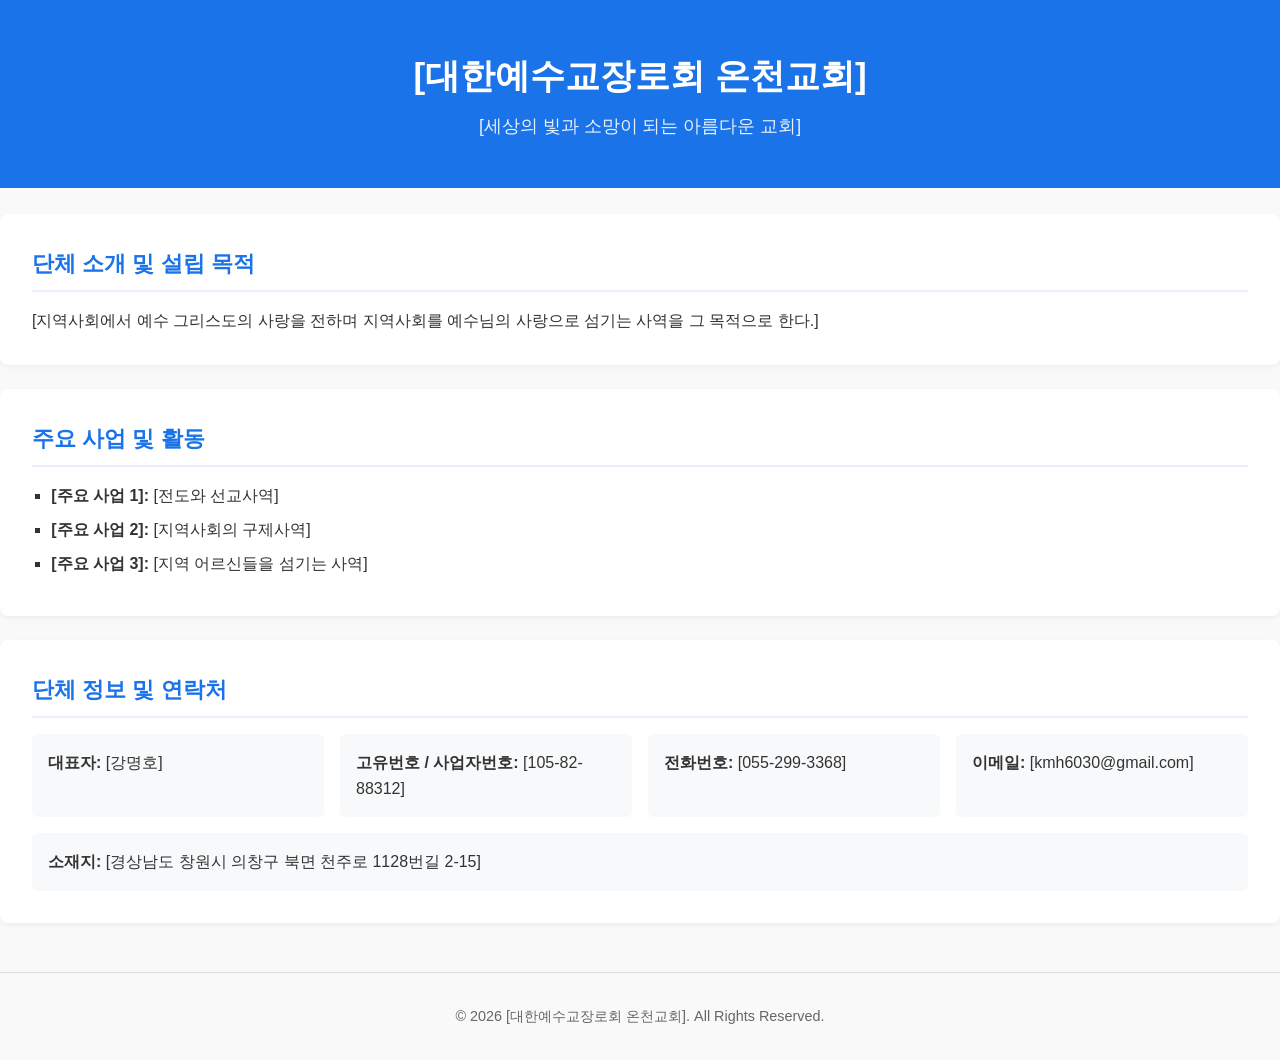
<file: index.html>
<!DOCTYPE html>
<html lang="ko">
<head>
    <meta charset="UTF-8">
    <meta name="viewport" content="width=device-width, initial-scale=1.0">
    <title>[수익사업을 하지 않는 비영리법인 및 국가기관 등:본점/대한예수교장로회 온천교회] - 공식 웹사이트</title>
    <style>
        * { margin: 0; padding: 0; box-sizing: border-box; font-family: 'Noto Sans KR', sans-serif; }
        body { color: #333; line-height: 1.6; background-color: #f9f9f9; }
        header { background-color: #1a73e8; color: #fff; padding: 3rem 1rem; text-align: center; }
        header h1 { font-size: 2.2rem; margin-bottom: 0.5rem; }
        header p { font-size: 1.1rem; opacity: 0.9; }
        container { max-width: 900px; margin: 0 auto; padding: 2rem 1rem; }
        section { background: #fff; padding: 2rem; margin-bottom: 1.5rem; border-radius: 8px; box-shadow: 0 2px 5px rgba(0,0,0,0.05); }
        h2 { font-size: 1.4rem; color: #1a73e8; border-bottom: 2px solid #e8f0fe; padding-bottom: 0.5rem; margin-bottom: 1rem; }
        ul { list-style: square; padding-left: 1.2rem; }
        li { margin-bottom: 0.5rem; }
        .info-grid { display: grid; grid-template-columns: repeat(auto-fit, minmax(250px, 1fr)); gap: 1rem; }
        .info-item { background: #f8f9fa; padding: 1rem; border-radius: 6px; }
        footer { text-align: center; padding: 2rem 1rem; color: #666; font-size: 0.9rem; border-top: 1px solid #ddd; }
    </style>
</head>
<body>

    <header>
        <h1>[대한예수교장로회 온천교회]</h1>
        <p>[세상의 빛과 소망이 되는 아름다운 교회]</p>
    </header>

    <container>
        <section>
            <h2>단체 소개 및 설립 목적</h2>
            <p>[지역사회에서 예수 그리스도의 사랑을 전하며 지역사회를 예수님의 사랑으로 섬기는 사역을 그 목적으로 한다.]</p>
        </section>

        <section>
            <h2>주요 사업 및 활동</h2>
            <ul>
                <li><strong>[주요 사업 1]:</strong> [전도와 선교사역]</li>
                <li><strong>[주요 사업 2]:</strong> [지역사회의 구제사역]</li>
                <li><strong>[주요 사업 3]:</strong> [지역 어르신들을 섬기는 사역]</li>
            </ul>
        </section>

        <section>
            <h2>단체 정보 및 연락처</h2>
            <div class="info-grid">
                <div class="info-item">
                    <strong>대표자:</strong> [강명호]
                </div>
                <div class="info-item">
                    <strong>고유번호 / 사업자번호:</strong> [105-82-88312]
                </div>
                <div class="info-item">
                    <strong>전화번호:</strong> [055-299-3368]
                </div>
                <div class="info-item">
                    <strong>이메일:</strong> [kmh6030@gmail.com]
                </div>
                <div class="info-item" style="grid-column: 1 / -1;">
                    <strong>소재지:</strong> [경상남도 창원시 의창구 북면 천주로 1128번길 2-15]
                </div>
            </div>
        </section>
    </container>

    <footer>
        <p>&copy; 2026 [대한예수교장로회 온천교회]. All Rights Reserved.</p>
    </footer>

</body>
</html>
</file>
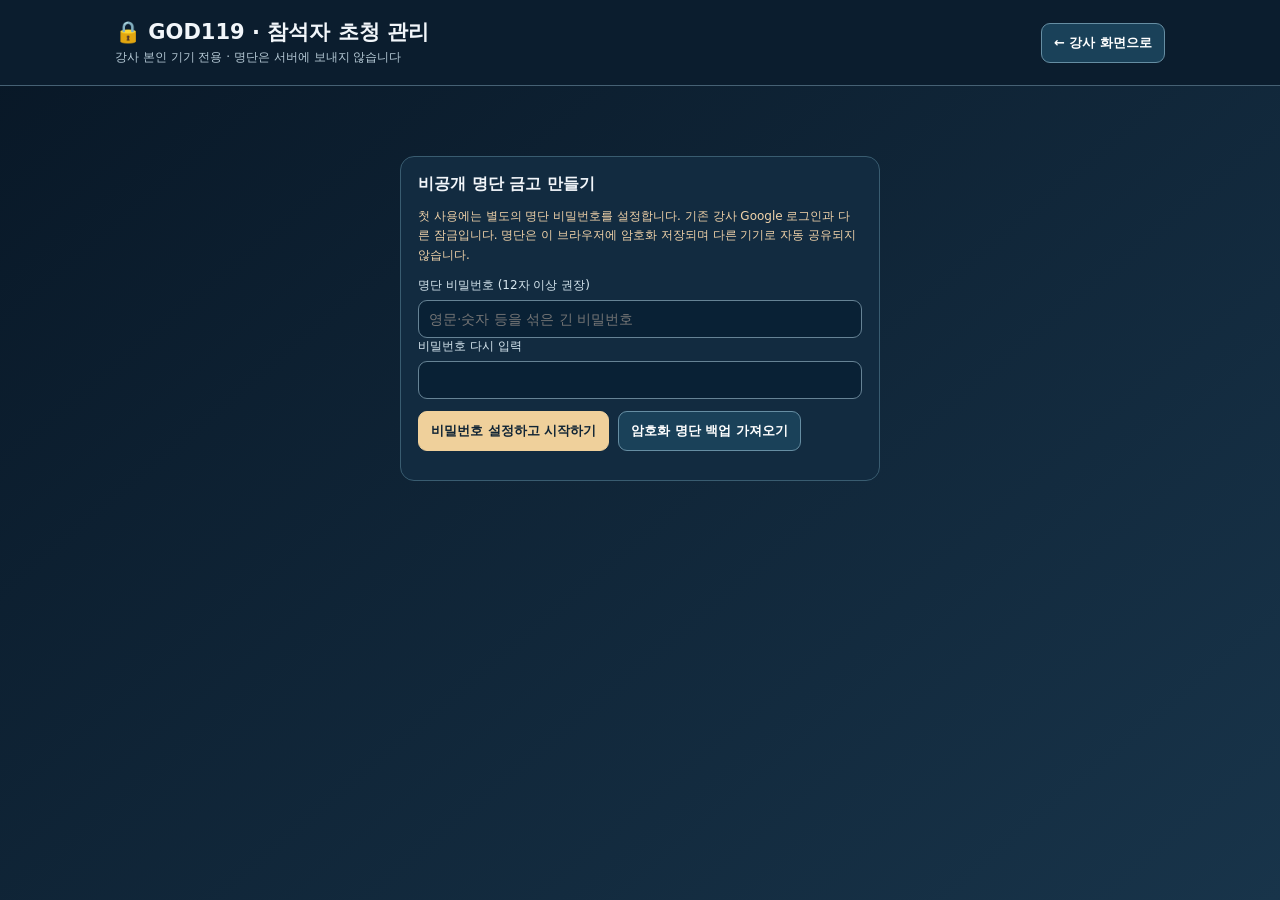
<file: GOD119/private-invitations.html>
<!doctype html>
<html lang="ko"><head><meta charset="utf-8"><meta name="viewport" content="width=device-width,initial-scale=1">
<meta name="robots" content="noindex,nofollow"><title>GOD119 · 비공개 참석자 초청 관리</title>
<style>
:root{color-scheme:dark;font-family:system-ui,"Apple SD Gothic Neo","Malgun Gothic",sans-serif}*{box-sizing:border-box}
body{margin:0;background:linear-gradient(140deg,#081726,#18344a);color:#f2f6fa;min-height:100vh}
header{padding:18px max(16px,calc((100vw - 1050px)/2));background:#0b1d2e;border-bottom:1px solid #466174;display:flex;justify-content:space-between;align-items:center;gap:15px}
h1{font-size:21px;margin:0}h2{font-size:16px;margin:0 0 12px}small,.muted{color:#b7cbd7;font-size:12px;line-height:1.6}
main{max-width:1050px;padding:20px 15px;margin:auto}section,.box{background:#122b40;border:1px solid #395c70;border-radius:14px;padding:17px;margin-bottom:14px}
button,a.btn{border:1px solid #668ea3;background:#1a4159;color:white;padding:10px 12px;border-radius:9px;font:inherit;font-size:13px;font-weight:700;cursor:pointer;text-decoration:none;display:inline-block}
button.primary{background:#efd09b;color:#102435;border-color:#efd09b}button.warn{background:#55342d;border-color:#a66a5b}button:disabled{opacity:.4;cursor:not-allowed}
input,textarea,select{width:100%;border:1px solid #668395;background:#092135;color:white;border-radius:9px;padding:10px;font:inherit;font-size:14px}
textarea{min-height:115px;resize:vertical}label{display:block;font-size:12px;color:#d7e7ef;margin:0 0 6px}
.row{display:flex;align-items:center;gap:9px;flex-wrap:wrap}.row>*{min-width:0}.row .grow{flex:1}
.grid{display:grid;grid-template-columns:repeat(3,minmax(0,1fr));gap:10px}.stat{background:#10263a;border-radius:10px;padding:12px}.stat strong{display:block;font-size:23px}
table{width:100%;border-collapse:collapse;font-size:13px}td,th{padding:11px 8px;border-bottom:1px solid #39536a;text-align:left;vertical-align:middle}td:last-child{white-space:nowrap}
.overflow{overflow-x:auto} .pill{color:#fee6bc} .hide,[hidden]{display:none!important}
.bulk-panel{border-color:#d7b57c;background:linear-gradient(135deg,#17354a,#102639)}
.bulk-highlight{font-size:14px;font-weight:800;color:#ffe3a7;line-height:1.65}
.bulk-progress{border-radius:10px;background:#0a2031;padding:11px;border:1px solid #52798c;line-height:1.7}
.bulk-progress[hidden]{display:none!important}
.bulk-check{display:inline-flex;align-items:center;gap:7px;font-size:12px;white-space:nowrap}
.bulk-check input{width:17px;height:17px;accent-color:#ecc78b}
#bulkPreview{border-radius:9px;background:#071b2d;white-space:pre-wrap;overflow-wrap:anywhere;padding:12px;border:1px solid #46617a;font-size:13px;line-height:1.6}
#bulkMessage{min-height:105px}
#bulkStatus{font-size:12px;color:#acdcca;min-height:20px;line-height:1.7}
.notice{font-size:12px;line-height:1.6;color:#f1d3a9}.name{font-weight:800}#message{min-height:18px;line-height:1.5;color:#a8ead8;font-size:12px}#lockscreen{max-width:480px;margin:50px auto}.link{color:#f2d19d}
@media(max-width:650px){header{flex-direction:column;align-items:flex-start}.grid{grid-template-columns:1fr 1fr}.row button{min-height:42px}td,th{padding:8px 5px}td:last-child{white-space:normal}}
</style></head>
<body>
<header><div><h1>🔒 GOD119 · 참석자 초청 관리</h1><small>강사 본인 기기 전용 · 명단은 서버에 보내지 않습니다</small></div>
<a class="btn" href="./?teacher=1">← 강사 화면으로</a></header>
<main>
<section id="lockscreen">
<h2 id="lockTitle">비공개 명단 금고 만들기</h2>
<p class="notice">첫 사용에는 별도의 명단 비밀번호를 설정합니다. 기존 강사 Google 로그인과 다른 잠금입니다. 명단은 이 브라우저에 암호화 저장되며 다른 기기로 자동 공유되지 않습니다.</p>
<label for="password">명단 비밀번호 (12자 이상 권장)</label><input id="password" type="password" autocomplete="off" placeholder="영문·숫자 등을 섞은 긴 비밀번호">
<div id="confirmWrap"><label for="confirm">비밀번호 다시 입력</label><input id="confirm" type="password" autocomplete="off"></div>
<div class="row" style="margin-top:12px"><button id="unlock" class="primary">암호화 금고 시작</button><button id="restoreLocked">암호화 명단 백업 가져오기</button></div>
<p id="lockMessage" class="notice"></p>
</section>
<div id="app" hidden>
<section><div class="row" style="justify-content:space-between"><div><h2>초청 현황</h2><small>이름·전화번호는 이 기기에서 암호화 저장 · 다른 참석자에게 표시되지 않음</small></div><button id="lock">🔒 잠그기</button></div>
<div class="grid" style="margin-top:12px"><div class="stat"><small>전체 대상</small><strong id="allCount">0</strong></div><div class="stat"><small>초청 완료</small><strong id="sentCount">0</strong></div><div class="stat"><small>미초청</small><strong id="pendingCount">0</strong></div></div></section>
<section><h2>① 명단 불러오기</h2>
<p class="notice">한글(HWP)에서 참석자 명단 표의 이름·교회·전화번호 열을 선택해 복사한 후 아래 칸에 붙여 넣으세요. 원본 파일을 이 대화나 GitHub에 업로드하지 않습니다. 엑셀(.xlsx) 파일을 그대로 선택하거나 CSV/TSV 파일을 가져올 수도 있습니다. 선택한 명단 파일은 브라우저 안에서만 해석됩니다.</p>
<textarea id="paste" placeholder="이름&#9;교회&#9;연락처&#10;홍길동&#9;예시교회&#9;01012345678"></textarea>
<div class="row" style="margin-top:9px"><button id="importPaste" class="primary">붙여넣은 명단 가져오기</button><label class="btn" for="importFile" style="cursor:pointer;margin:0">엑셀(XLSX)·CSV 파일 선택</label><input type="file" id="importFile" accept=".xlsx,.csv,.tsv,.txt,application/vnd.openxmlformats-officedocument.spreadsheetml.sheet,text/csv,text/plain" hidden></div>
<small>동일한 전화번호(없으면 이름·교회 조합)가 이미 있으면 초청 상태를 유지하고 중복 추가하지 않습니다. HWP 원본 파일은 직접 해석하지 않습니다. 엑셀(.xlsx)로 저장하거나 한글 표를 복사해 붙여 넣으세요.</small></section>
<section><h2>② 참석자 검색 · 초청 관리</h2>
<div class="row" style="margin-bottom:10px"><input id="search" class="grow" type="search" placeholder="이름·교회·전화번호 검색"><select id="filter" style="max-width:150px"><option value="all">전체</option><option value="pending">미초청</option><option value="sent">초청 완료</option></select></div>
<div class="row" style="margin:2px 0 9px"><button id="bulkSelectVisible" type="button">현재 보이는 명단 모두 선택</button><button id="bulkClearSelected" type="button">선택 해제</button><small id="selectedCount">개별 선택 0명</small></div>
<div class="overflow"><table><thead><tr><th>선택</th><th>이름 / 교회</th><th>전화번호</th><th>상태</th><th>초청</th></tr></thead><tbody id="people"></tbody></table></div><p id="empty" class="muted">명단을 가져오면 여기에 표시됩니다.</p></section>
<section class="bulk-panel"><h2>③ 여러 명에게 문자 일괄 발송 준비</h2>
<p class="bulk-highlight">📨 미초청자들을 한 번에 선택해 초청 문자를 준비하세요. 휴대전화 번호가 서로 노출되는 단체 대화방은 만들지 않습니다.</p>
<div class="row">
<div class="grow"><label for="bulkTarget">발송 대상</label>
<select id="bulkTarget"><option value="pending">미초청자 전체</option><option value="selected">위에서 체크한 사람만</option><option value="all">연락처 있는 전체 명단</option></select></div>
<div class="grow"><label>전송 대상</label><div class="bulk-progress" id="bulkCount">연락처를 가져오면 자동 집계합니다.</div></div>
</div>
<label for="bulkMessage" style="margin-top:11px">일괄 문자 문안 · {이름}, {교회}를 사용하면 개인별로 자동 바뀝니다</label>
<textarea id="bulkMessage">[제일신 목회자 AI 세미나 초청]
{이름} 목사님, 안녕하세요.
AI 목회자 세미나 참석 안내드립니다.
강의실 입장: https://kang-pastor79.github.io/Onch-0691/GOD119/
링크에 접속해 이름과 교회를 등록해 주세요.
감사합니다.</textarea>
<label style="margin-top:10px">문자 미리보기 (첫 대상 기준)</label>
<div id="bulkPreview">명단을 선택하면 여기에 문안이 표시됩니다.</div>
<div class="row" style="margin-top:12px">
<button class="primary" type="button" id="bulkExport">📥 일괄문자 발송용 CSV 내려받기</button>
<a class="btn" href="https://solapi.com" target="_blank" rel="noopener noreferrer" title="별도 문자 발송 서비스에서 최종 발송합니다">🌐 대량문자 서비스 열기 (예시)</a>
<button type="button" id="bulkSequence">📱 1명씩 문자 앱으로 보내기</button>
<button type="button" id="bulkConfirm">✓ 실제 일괄발송 완료 표시</button>
</div>
<p class="notice">CSV에는 대상자의 이름·전화번호·개인별 문자 내용이 들어갑니다. 사용하는 서비스의 엑셀 양식에 맞게 열을 확인해 업로드하세요. <b>발신번호 인증 및 서비스에서 최종 발송 버튼을 눌러야 문자 전송이 이루어집니다.</b> 외부 문자 서비스를 이용할 때는 그 사업자에게 발송 대상 연락처가 제공됩니다. 이 화면만으로 자동 발송되거나 요금이 결제되지는 않습니다. 발송 후 CSV 파일은 안전하게 삭제하세요.</p>
<div id="bulkProgress" class="bulk-progress" hidden>
<strong id="bulkWho">대상 확인 중</strong>
<div class="row" style="margin:8px 0"><button id="bulkSmsNext" class="primary" type="button">이 사람 문자 앱 열기</button><button id="bulkSmsSent" type="button">실제 전송 완료 · 다음</button><button id="bulkSmsSkip" type="button">건너뛰기</button><button id="bulkSmsStop" type="button">중단</button></div>
<small>문자 앱을 열어 실제로 보낸 후 ‘전송 완료 · 다음’을 누르세요. 앱 열기는 발송 완료가 아닙니다.</small>
</div>
<p id="bulkStatus" role="status" aria-live="polite"></p>
</section>
<section><h2>④ 개별 초청 문자</h2>
<p class="muted">명단에서 「문자 준비」를 누르면 아래 문안과 연락처가 자동 입력됩니다. 실제 문자는 발송하지 않으며, 목사님이 휴대전화나 문자 프로그램에서 직접 확인 후 보내셔야 합니다.</p>
<div class="row"><div class="grow"><label for="toName">받는 사람</label><input id="toName" readonly></div><div class="grow"><label for="toPhone">전화번호</label><input id="toPhone" readonly></div></div>
<label for="invitation" style="margin-top:10px">초청 문안 (자유롭게 수정 가능)</label><textarea id="invitation">안녕하세요. AI 목회자 세미나 GOD119에 초청합니다. 세미나 참석자용 화면: https://kang-pastor79.github.io/Onch-0691/GOD119/  참석을 부탁드립니다.</textarea>
<div class="row" style="margin-top:10px"><button id="copyText" class="primary">문자 내용 복사</button><button id="openSms">문자 앱 열기</button><button id="markSent">초청 완료 표시</button></div>
<p class="muted">「문자 앱 열기」는 기기에서 지원할 때만 실행되며 자동 전송되지 않습니다. 내용을 확인하고 직접 보내세요.</p></section>
<section><h2>⑤ 백업 · 안전 관리</h2><p class="muted">브라우저 저장소를 지우거나 기기를 교체하면 명단이 사라질 수 있습니다. 주기적으로 암호화 백업 파일을 내려받아 안전하게 보관하세요.</p>
<div class="row"><button id="backup">암호화 명단 백업 다운로드</button><button id="restore">암호화 명단 백업 복원</button><button id="erase" class="warn">이 기기의 명단 삭제</button></div>
<p class="notice">공용 기기에서는 사용하지 마세요. 비밀번호를 잃어버리면 명단을 복구할 수 없습니다. 강의 화면 공유 중에는 이 창을 열지 마세요.</p>
<p id="message" role="status" aria-live="polite"></p></section>
</div>
<input id="backupFile" type="file" accept=".json,application/json" hidden>
</main>
<script>
(()=>{'use strict';
const $=id=>document.getElementById(id), storageKey='god119-private-invite-v1';
let people=[],key=null,salt=null,selected=null,encryptedRecord=null;
const individuallySelected=new Set();
let smsQueue=[],smsPosition=0;
const enc=new TextEncoder(),dec=new TextDecoder();
const base64=bytes=>btoa(String.fromCharCode(...bytes));
const unbase=str=>Uint8Array.from(atob(str),c=>c.charCodeAt(0));
function status(msg){$('message').textContent=msg}
function err(msg){$('lockMessage').textContent=msg}
function saveRaw(obj){localStorage.setItem(storageKey,JSON.stringify(obj))}
function getRaw(){try{return JSON.parse(localStorage.getItem(storageKey)||'null')}catch(_){return null}}
async function derive(pass,s){const material=await crypto.subtle.importKey('raw',enc.encode(pass),'PBKDF2',false,['deriveKey']);return crypto.subtle.deriveKey({name:'PBKDF2',salt:s,iterations:250000,hash:'SHA-256'},material,{name:'AES-GCM',length:256},false,['encrypt','decrypt'])}
async function encryptData(list,k,s){const iv=crypto.getRandomValues(new Uint8Array(12));const content=enc.encode(JSON.stringify({v:1,people:list}));const cipher=new Uint8Array(await crypto.subtle.encrypt({name:'AES-GCM',iv},k,content));return {type:'god119-invite-encrypted',version:1,salt:base64(s),iv:base64(iv),data:base64(cipher),savedAt:new Date().toISOString()}}
async function decryptData(payload,k){if(payload?.type!=='god119-invite-encrypted'||payload?.version!==1)throw Error('올바른 암호화 명단 파일이 아닙니다.');const buf=await crypto.subtle.decrypt({name:'AES-GCM',iv:unbase(payload.iv)},k,unbase(payload.data));const obj=JSON.parse(dec.decode(buf));if(obj?.v!==1||!Array.isArray(obj.people))throw Error('명단 자료 형식이 맞지 않습니다.');return obj.people}
async function persist(){if(!key)return;const payload=await encryptData(people,key,salt);saveRaw(payload);encryptedRecord=payload;status('이 기기에 암호화 저장됐습니다.')}
const clean=s=>String(s??'').trim().replace(/\u0000/g,'').slice(0,150);
const digits=s=>String(s??'').replace(/\D/g,'');
const normalizePhone=s=>{let d=digits(s);if(d.length===10&&d.startsWith('10'))d='0'+d;return d};
function displayPhone(p){const d=normalizePhone(p);if(d.length===11)return d.replace(/(\d{3})(\d{4})(\d{4})/,'$1-$2-$3');if(d.length===10)return d.replace(/(\d{3})(\d{3})(\d{4})/,'$1-$2-$3');return d}
function parseDelimited(text){const first=text.split(/\r?\n/).find(x=>x.trim())||'';const sep=first.includes('\t')?'\t':',';const rows=[];let row=[],v='',quote=false;
for(let i=0;i<text.length;i++){const c=text[i];if(c==='"'){if(quote&&text[i+1]==='"'){v+='"';i++}else quote=!quote}else if(c===sep&&!quote){row.push(v);v=''}else if((c==='\n'||c==='\r')&&!quote){if(c==='\r'&&text[i+1]==='\n')i++;row.push(v);if(row.some(x=>x.trim()))rows.push(row);row=[];v=''}else v+=c}row.push(v);if(row.some(x=>x.trim()))rows.push(row);return rows}
function convertRows(raw){
 if(!raw.length)return [];
 const norm=h=>String(h||'').trim().replace(/\s/g,'');
 const findFields=heads=>({name:heads.findIndex(h=>/^(성명|이름|참석자|목사님|성도명|성도이름)$/.test(h)),church:heads.findIndex(h=>/교회|소속|기관/.test(h)),phone:heads.findIndex(h=>/휴대|연락|전화|핸드폰|휴대폰/.test(h))});
 let fields=null,start=0;
 for(let i=0;i<Math.min(raw.length,15);i++){
  const f=findFields((raw[i]||[]).map(norm));
  if(f.name>=0&&f.phone>=0){fields=f;start=i+1;break}
 }
 if(!fields){fields={name:0,church:1,phone:2};start=0}
 return raw.slice(start).map(r=>({name:clean(r[fields.name]),church:fields.church<0?'':clean(r[fields.church]),phone:normalizePhone(r[fields.phone]),sent:false}))
 .filter(p=>p.name&&p.phone.length>=9)
}
function parseXml(text){return new DOMParser().parseFromString(text,'application/xml')}
function xmlChildren(n,local){return Array.from(n?.children||[]).filter(x=>x.localName===local)}
function xmlDesc(n,local){return Array.from(n?.getElementsByTagName('*')||[]).filter(x=>x.localName===local)}
function zipEntries(bytes){
 const dv=new DataView(bytes.buffer,bytes.byteOffset,bytes.byteLength);let eocd=-1;
 for(let i=bytes.length-22;i>=Math.max(0,bytes.length-65557);i--)if(dv.getUint32(i,true)===0x06054b50){eocd=i;break}
 if(eocd<0)throw Error('올바른 XLSX 압축 형식이 아닙니다.');
 const count=dv.getUint16(eocd+10,true),offset=dv.getUint32(eocd+16,true);let pos=offset;const entries=new Map();
 for(let i=0;i<count;i++){
  if(dv.getUint32(pos,true)!==0x02014b50)throw Error('XLSX 파일 목록이 손상됐습니다.');
  const method=dv.getUint16(pos+10,true),size=dv.getUint32(pos+20,true),nameLen=dv.getUint16(pos+28,true),extra=dv.getUint16(pos+30,true),comment=dv.getUint16(pos+32,true),local=dv.getUint32(pos+42,true);
  const name=new TextDecoder().decode(bytes.subarray(pos+46,pos+46+nameLen));entries.set(name,{method,size,local});
  pos+=46+nameLen+extra+comment;
 }
 return entries;
}
async function unzipPart(bytes,entries,name){
 const item=entries.get(name);if(!item)return null;
 const dv=new DataView(bytes.buffer,bytes.byteOffset,bytes.byteLength),base=item.local;
 if(dv.getUint32(base,true)!==0x04034b50)throw Error('XLSX 압축 파일이 손상됐습니다.');
 const start=base+30+dv.getUint16(base+26,true)+dv.getUint16(base+28,true);const compressed=bytes.subarray(start,start+item.size);
 if(item.method===0)return new TextDecoder().decode(compressed);
 if(item.method!==8||typeof DecompressionStream!=='function')throw Error('이 브라우저에서는 XLSX 압축 해제가 지원되지 않습니다. Chrome 최신 버전을 사용하거나 CSV로 저장해 주세요.');
 const stream=new Blob([compressed]).stream().pipeThrough(new DecompressionStream('deflate-raw'));
 return new TextDecoder().decode(await new Response(stream).arrayBuffer());
}
async function parseXlsx(file){
 if(file.size>15*1024*1024)throw Error('엑셀 파일이 너무 큽니다(최대 15MB).');
 const bytes=new Uint8Array(await file.arrayBuffer()),entries=zipEntries(bytes);
 const sharedText=await unzipPart(bytes,entries,'xl/sharedStrings.xml');const strings=[];
 if(sharedText){const xml=parseXml(sharedText);for(const si of xmlDesc(xml,'si'))strings.push(xmlDesc(si,'t').map(t=>t.textContent||'').join(''))}
 const wb=await unzipPart(bytes,entries,'xl/workbook.xml'),relText=await unzipPart(bytes,entries,'xl/_rels/workbook.xml.rels');
 if(!wb||!relText)throw Error('엑셀 통합 문서 정보가 없습니다.');
 const rels=new Map(xmlDesc(parseXml(relText),'Relationship').map(x=>[x.getAttribute('Id'),x.getAttribute('Target')]));
 const sheets=xmlDesc(parseXml(wb),'sheet');
 for(const sheet of sheets){
  const rid=Array.from(sheet.attributes).find(a=>a.localName==='id')?.value;
  const target=rels.get(rid);if(!target)continue;
  let path=target.replace(/\\/g,'/').replace(/^\/+/,'');
  if(!path.startsWith('xl/'))path='xl/'+path.replace(/^\.\//,'');
  const part=await unzipPart(bytes,entries,path);if(!part)continue;
  const xml=parseXml(part),rows=[];
  for(const row of xmlDesc(xml,'row')){
   const arr=[];for(const c of xmlChildren(row,'c')){
    const address=c.getAttribute('r')||'',letters=(address.match(/^[A-Z]+/)||[''])[0];let col=0;
    for(const letter of letters)col=col*26+letter.charCodeAt(0)-64;
    col=Math.max(0,col-1);
    const typ=c.getAttribute('t');let value='';
    if(typ==='inlineStr')value=xmlDesc(c,'t').map(x=>x.textContent||'').join('');
    else {value=xmlChildren(c,'v')[0]?.textContent||'';if(typ==='s')value=strings[Number(value)]||''}
    if(col<100)arr[col]=value;
   }if(arr.some(x=>String(x||'').trim()))rows.push(Array.from({length:arr.length},(_,i)=>String(arr[i]||'')));
  }
  const valid=convertRows(rows);
  if(valid.length)return valid;
 }
 throw Error('엑셀 시트에서 이름과 연락처를 찾지 못했습니다. 열 제목을 이름·교회·연락처로 지정해 주세요.');
}
function identity(p){return p.phone||p.name+'|'+p.church}
async function importText(text){return importPeople(convertRows(parseDelimited(text)))}
async function importPeople(parsed){if(!parsed.length)throw Error('읽어 들일 이름과 전화번호가 없습니다.');let count=0;const index=new Map(people.map((p,i)=>[identity(p),i]));for(const p of parsed){const id=identity(p);if(index.has(id))continue;index.set(id,people.length);people.push(p);count++}await persist();render();status('명단 '+parsed.length+'건 확인, 새로 '+count+'건 추가했습니다.')}
function el(tag,text,css){const n=document.createElement(tag);if(text!==undefined)n.textContent=text;if(css)n.className=css;return n}
function matchingVisible(){
 const q=$('search').value.trim().toLowerCase(),f=$('filter').value;
 return people.map((p,i)=>({p,i})).filter(({p})=>
  !(f==='sent'&&!p.sent||f==='pending'&&p.sent)&&
  (!q||(p.name+' '+p.church+' '+p.phone).toLowerCase().includes(q)));
}
function validRecipient(p){return /^01\d{8,9}$/.test(normalizePhone(p.phone))}
function getBulkAudience(){
 const type=$('bulkTarget').value,ids=new Set(),unique=new Set();
 for(let i=0;i<people.length;i++){
  const p=people[i],phone=normalizePhone(p.phone);
  if(!validRecipient(p)||unique.has(phone))continue;
  if(type==='pending'&&p.sent)continue;
  if(type==='selected'&&!individuallySelected.has(phone))continue;
  unique.add(phone);ids.add(i);
 }
 return [...ids].map(i=>({p:people[i],i}));
}
function personalized(p){
 return $('bulkMessage').value
  .replace(/\{이름\}/g,p.name||'목사님')
  .replace(/\{교회\}/g,p.church||'');
}
function updateBulk(){
 const recipients=getBulkAudience();
 $('selectedCount').textContent='개별 선택 '+individuallySelected.size+'명';
 $('bulkCount').textContent=recipients.length+'명 · 중복 전화번호 제외';
 $('bulkPreview').textContent=recipients.length?personalized(recipients[0].p):
   '발송 대상이 없습니다. 명단을 불러오거나 대상 선택을 확인해 주세요.';
 for(const id of ['bulkExport','bulkSequence','bulkConfirm'])$(id).disabled=!recipients.length;
}
function render(){
 const total=people.length,sent=people.filter(p=>p.sent).length;
 $('allCount').textContent=total;$('sentCount').textContent=sent;$('pendingCount').textContent=total-sent;
 const tbody=$('people');tbody.replaceChildren();
 const visible=matchingVisible();
 for(const {p,i} of visible){
  const tr=el('tr'),person=el('td');
  const selectCell=el('td'),check=el('input');check.type='checkbox';
  check.checked=individuallySelected.has(p.phone);check.disabled=!validRecipient(p);
  check.title='이 사람을 일괄문자 대상으로 선택';
  check.onchange=()=>{if(check.checked)individuallySelected.add(p.phone);else individuallySelected.delete(p.phone);updateBulk()};
  selectCell.append(check);tr.append(selectCell);
  person.append(el('div',p.name,'name'),el('small',p.church));
  tr.append(person,el('td',displayPhone(p.phone)),el('td',p.sent?'초청 완료':'미초청',p.sent?'pill':''));
  const acts=el('td'),prepare=el('button','문자 준비');
  prepare.onclick=()=>{
   selected=i;$('toName').value=p.name;$('toPhone').value=displayPhone(p.phone);
   $('invitation').value=p.name+' 목사님, 안녕하세요. AI 목회자 세미나 GOD119에 초청합니다. 참석자 화면: https://kang-pastor79.github.io/Onch-0691/GOD119/';
   $('invitation').scrollIntoView({behavior:'smooth',block:'center'})
  };acts.append(prepare);
  const toggle=el('button',p.sent?'미초청으로':'완료 표시');toggle.style.marginLeft='5px';
  toggle.onclick=async()=>{p.sent=!p.sent;await persist();render()};
  acts.append(toggle);tr.append(acts);tbody.append(tr);
 }
 $('empty').hidden=visible.length>0;updateBulk();
}
async function init(){const raw=getRaw();$('lockTitle').textContent=raw?'비공개 명단 잠금 해제':'비공개 명단 금고 만들기';$('confirmWrap').hidden=!!raw;$('unlock').textContent=raw?'비밀번호로 열기':'비밀번호 설정하고 시작하기';if(!crypto?.subtle)err('현재 브라우저에서 암호화를 지원하지 않습니다. Chrome HTTPS 환경으로 접속하세요.')}
async function unlock(){const pass=$('password').value;if(pass.length<8){err('비밀번호를 8자 이상 입력하세요.');return}const raw=getRaw();try{if(raw){salt=unbase(raw.salt);key=await derive(pass,salt);people=await decryptData(raw,key);encryptedRecord=raw}else{if(pass!==$('confirm').value)throw Error('비밀번호가 일치하지 않습니다.');salt=crypto.getRandomValues(new Uint8Array(16));key=await derive(pass,salt);people=[];await persist()}$('password').value='';$('confirm').value='';$('lockscreen').hidden=true;$('app').hidden=false;render()}catch(e){key=null;err('열 수 없습니다. 비밀번호 또는 백업 파일을 확인해 주세요.')}}
$('unlock').onclick=unlock;$('password').addEventListener('keydown',e=>{if(e.key==='Enter')unlock()});
$('lock').onclick=()=>{key=null;people=[];selected=null;$('toName').value='';$('toPhone').value='';$('lockscreen').hidden=false;$('app').hidden=true;init()};
$('importPaste').onclick=async()=>{try{await importText($('paste').value);$('paste').value=''}catch(e){status('가져오기 실패: '+e.message)}};
$('importFile').onchange=async e=>{const f=e.target.files?.[0];if(!f)return;try{if(/\.xlsx$/i.test(f.name))await importPeople(await parseXlsx(f));else if(/\.xls$/i.test(f.name))throw Error('구형 XLS는 XLSX 또는 CSV로 저장 후 다시 시도해 주세요.');else await importText(await f.text())}catch(ex){status('파일 읽기 실패: '+ex.message)}e.target.value=''};
$('search').oninput=render;$('filter').onchange=render;
$('bulkTarget').onchange=updateBulk;
$('bulkMessage').oninput=updateBulk;
$('bulkSelectVisible').onclick=()=>{for(const {p} of matchingVisible())if(validRecipient(p))individuallySelected.add(p.phone);$('bulkTarget').value='selected';render()};
$('bulkClearSelected').onclick=()=>{individuallySelected.clear();render()};
function cleanCsvCell(value){
 const str=String(value??'');
 // Prevent spreadsheet formula execution from contact names or pasted message.
 return /^[\s]*[=+\-@\t\r]/.test(str)?"'"+str:str;
}
const csvEscape=value=>'"'+cleanCsvCell(value).replace(/"/g,'""')+'"';
function csvDownload(){
 const recipients=getBulkAudience();
 if(!recipients.length){$('bulkStatus').textContent='발송 대상자가 없습니다.';return}
 if(!confirm(recipients.length+'명의 이름·휴대전화·문자 내용이 포함된 CSV를 이 컴퓨터에 저장합니다. 이어서 사용하시는 대량문자 발송 서비스에서 최종 발송할까요?'))return;
 const headers=['이름','휴대전화','문자내용'],rows=[headers,...recipients.map(({p})=>[p.name,normalizePhone(p.phone),personalized(p)])];
 const csv='\uFEFF'+rows.map(cols=>cols.map(csvEscape).join(',')).join('\r\n');
 const blob=new Blob([csv],{type:'text/csv;charset=utf-8'}),url=URL.createObjectURL(blob),a=document.createElement('a');
 a.href=url;a.download='GOD119_일괄문자_발송용_'+new Date().toISOString().slice(0,10)+'.csv';
 document.body.append(a);a.click();a.remove();setTimeout(()=>URL.revokeObjectURL(url),15000);
 $('bulkStatus').textContent=recipients.length+'명 대량문자 업로드용 CSV를 만들었습니다. 실제 발송은 이용하시는 문자 서비스에서 승인해 주세요.';
}
$('bulkExport').onclick=csvDownload;
function showNextSms(){
 const div=$('bulkProgress');
 if(smsPosition>=smsQueue.length){
  smsQueue=[];div.hidden=true;render();$('bulkStatus').textContent='순차 문자 준비가 끝났습니다. 실제 발송 여부를 다시 확인해 주세요.';return
 }
 const {p}=smsQueue[smsPosition];
 $('bulkWho').textContent='진행 '+(smsPosition+1)+' / '+smsQueue.length+'명 · '+p.name+' · '+displayPhone(p.phone);
 div.hidden=false;
}
$('bulkSequence').onclick=()=>{
 const list=getBulkAudience();
 if(!list.length)return;
 if(!confirm(list.length+'명에게 한 명씩 문자 앱을 열겠습니다. 자동 발송은 아니며, 휴대전화·맥의 문자 앱 지원 여부에 따라 작동하지 않을 수도 있습니다.'))return;
 smsQueue=list;smsPosition=0;showNextSms();
 $('bulkProgress').scrollIntoView({behavior:'smooth',block:'nearest'});
}
$('bulkSmsNext').onclick=()=>{
 const entry=smsQueue[smsPosition];if(!entry)return;
 location.href='sms:'+entry.p.phone+'?body='+encodeURIComponent(personalized(entry.p));
 $('bulkStatus').textContent='문자 앱을 열었습니다. 실제 전송 후 아래 완료 버튼을 누르세요.';
};
$('bulkSmsSent').onclick=async()=>{
 const entry=smsQueue[smsPosition];if(!entry)return;
 if(!confirm(entry.p.name+'님께 실제 문자 발송을 완료했습니까?'))return;
 const actual=people.find(p=>normalizePhone(p.phone)===normalizePhone(entry.p.phone));
 if(actual)actual.sent=true;
 await persist();smsPosition++;showNextSms();
};
$('bulkSmsSkip').onclick=()=>{smsPosition++;showNextSms()};
$('bulkSmsStop').onclick=()=>{smsQueue=[];smsPosition=0;$('bulkProgress').hidden=true;$('bulkStatus').textContent='순차 발송 준비를 중단했습니다.'};
$('bulkConfirm').onclick=async()=>{
 const list=getBulkAudience();
 if(!list.length)return;
 if(!confirm('대량문자 발송 서비스에서 '+list.length+'명에게 실제 전송을 완료했습니까?\nCSV만 다운로드한 상태라면 취소를 눌러 주세요.'))return;
 for(const {p} of list){const x=people.find(v=>normalizePhone(v.phone)===normalizePhone(p.phone));if(x)x.sent=true}
 await persist();render();$('bulkStatus').textContent=list.length+'명에게 발송 완료로 표시했습니다. 이 표시는 실제 서비스의 성공 여부를 자동으로 검증하지 않습니다.';
};

$('copyText').onclick=async()=>{try{await navigator.clipboard.writeText($('invitation').value);status('문자 내용을 복사했습니다.')}catch(e){status('복사할 수 없습니다. 문자 내용을 직접 선택해 복사하세요.')}};
$('openSms').onclick=()=>{if(selected===null){status('먼저 명단에서 문자 준비를 눌러주세요.');return}const p=people[selected];location.href='sms:'+p.phone+'?body='+encodeURIComponent($('invitation').value);status('문자 앱이 열렸다면 내용을 확인한 후 직접 전송해 주세요.')};
$('markSent').onclick=async()=>{if(selected===null){status('먼저 명단에서 문자 준비를 눌러주세요.');return}if(!confirm('실제로 초청 문자를 보낸 것이 맞습니까?'))return;people[selected].sent=true;await persist();render();status('초청 완료로 표시했습니다.')};
$('backup').onclick=async()=>{await persist();const blob=new Blob([JSON.stringify(encryptedRecord,null,2)],{type:'application/json'});const url=URL.createObjectURL(blob);const a=document.createElement('a');a.href=url;a.download='GOD119_암호화_초청명단_'+new Date().toISOString().slice(0,10)+'.json';a.click();setTimeout(()=>URL.revokeObjectURL(url),1000);status('암호화 백업 다운로드를 시작했습니다. 안전한 장소에 보관하세요.')};
let restoreFromLock=false;$('restore').onclick=()=>{restoreFromLock=false;$('backupFile').click()};$('restoreLocked').onclick=()=>{restoreFromLock=true;$('backupFile').click()};
$('backupFile').onchange=async e=>{const file=e.target.files?.[0];e.target.value='';if(!file)return;try{const data=JSON.parse(await file.text());if(data.type!=='god119-invite-encrypted'||!data.salt||!data.iv||!data.data)throw Error('백업 형식이 맞지 않습니다.');const pass=prompt('백업 파일의 명단 비밀번호를 입력하세요.');if(!pass)return;const newSalt=unbase(data.salt),newKey=await derive(pass,newSalt);const list=await decryptData(data,newKey);
if(!confirm('현재 이 기기의 명단을 백업 파일로 교체할까요? 기존 명단은 덮어써집니다.'))return;
people=list;key=newKey;salt=newSalt;encryptedRecord=data;saveRaw(data);$('lockscreen').hidden=true;$('app').hidden=false;render();status('암호화 명단을 검증하고 복원했습니다.');$('lockMessage').textContent=''}catch(e){if(restoreFromLock)err('백업 복원에 실패했습니다. 파일과 비밀번호를 확인하세요.');else status('백업 복원 실패: '+e.message)}};
$('erase').onclick=()=>{if(!confirm('이 기기에 저장된 참석자 명단을 완전히 삭제할까요? 암호화 백업이 없다면 복구할 수 없습니다.'))return;if(!confirm('최종 확인: 정말 명단을 삭제하시겠습니까?'))return;localStorage.removeItem(storageKey);location.reload()};
init();
})();
</script></body></html>
</file>
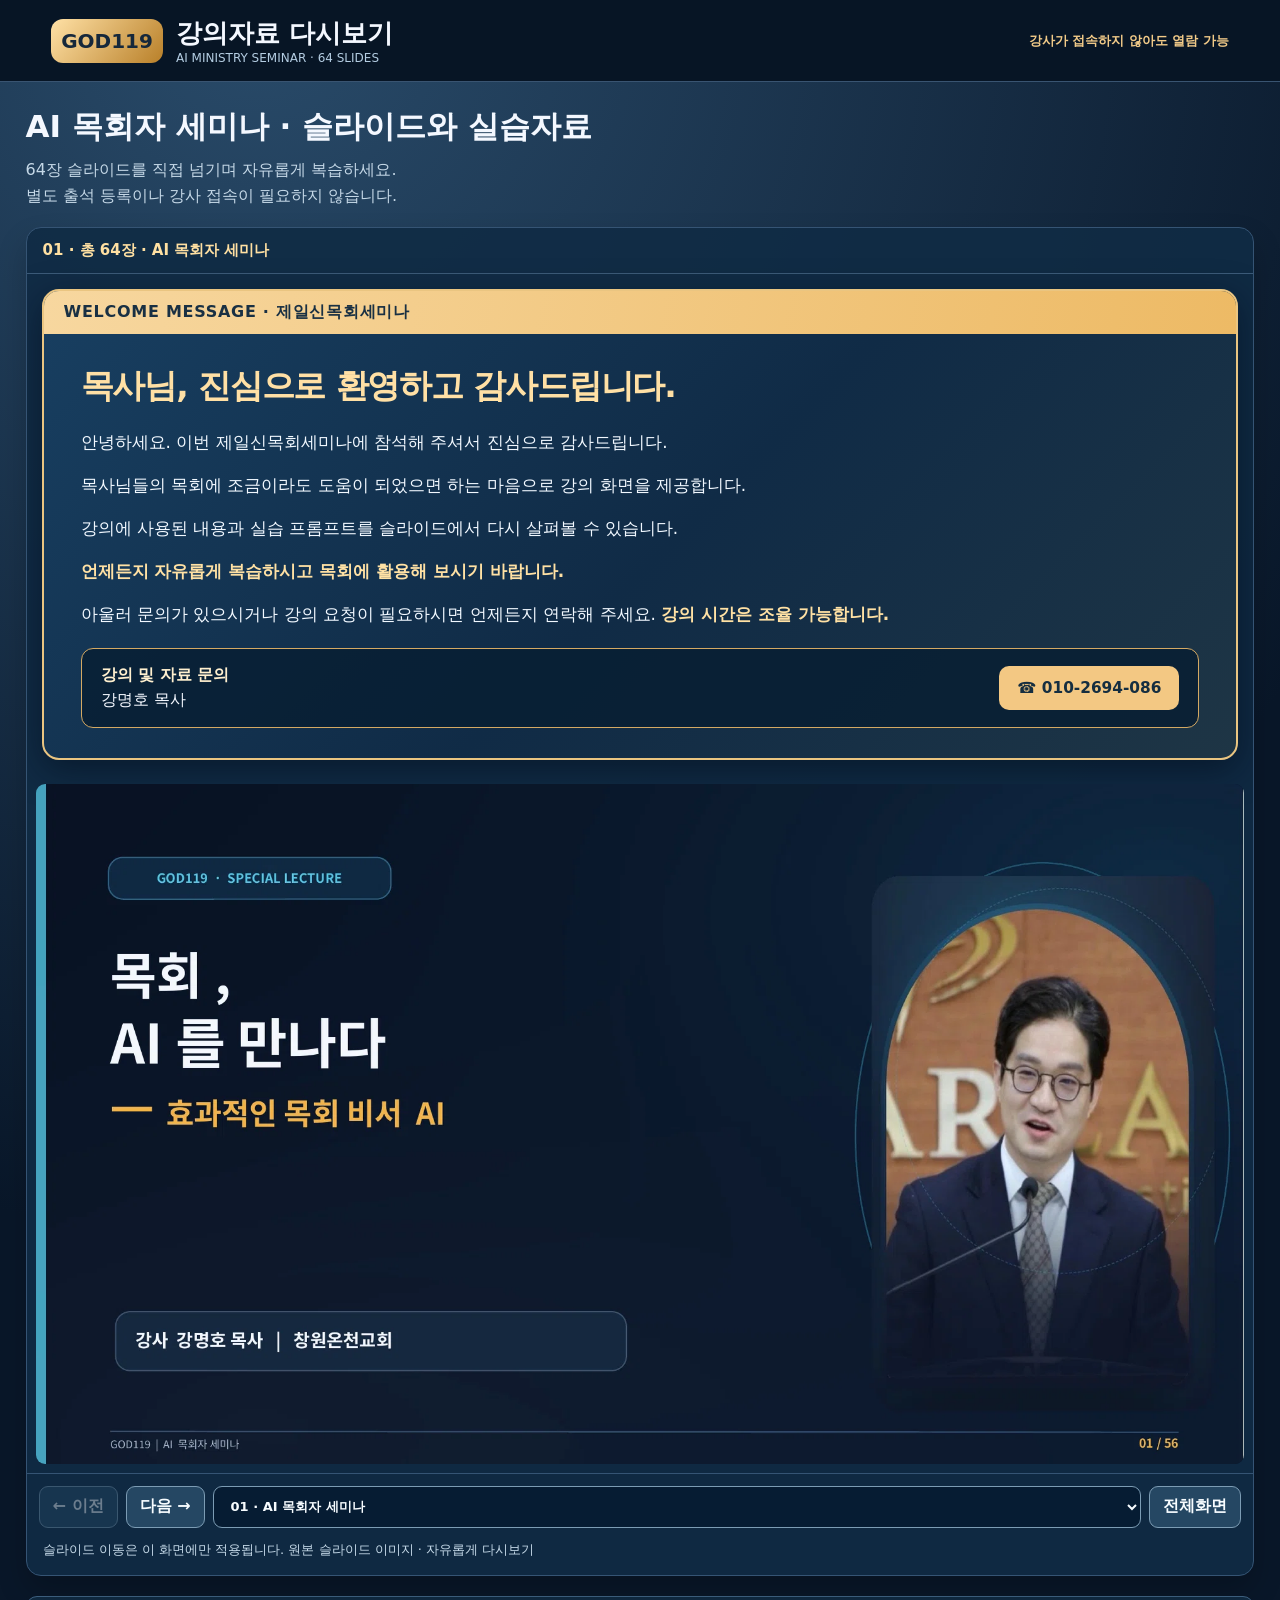
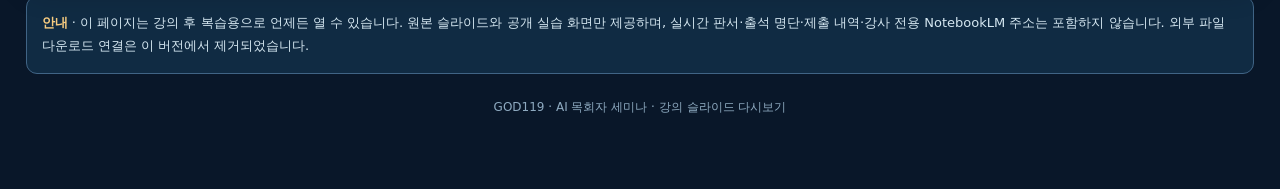
<file: GOD119/replay.html>
<!doctype html>
<html lang="ko"><head><meta charset="utf-8"><meta name="viewport" content="width=device-width,initial-scale=1">
<meta name="robots" content="noindex,nofollow"><meta name="referrer" content="no-referrer"><meta name="theme-color" content="#0a1c32">
<title>GOD119 · 강의자료 다시보기 및 다운로드</title>
<style>
:root{color-scheme:dark}*{box-sizing:border-box}
body{margin:0;min-height:100vh;background:radial-gradient(circle at 20% 0%,#294b6a,#091729 60%);color:#f4f8ff;font-family:system-ui,-apple-system,"Apple SD Gothic Neo","Malgun Gothic",sans-serif}
button,select{font:inherit}button{cursor:pointer}a{color:#d9f1ff}
header{background:#071525;border-bottom:1px solid #395471;padding:16px clamp(15px,4vw,56px);display:flex;justify-content:space-between;align-items:center;flex-wrap:wrap;gap:15px}
.brand{display:flex;align-items:center;gap:13px}.logo{background:linear-gradient(130deg,#ffe1a6,#b98029);border-radius:12px;padding:10px;color:#16283b;font-size:20px;font-weight:900}
.brand strong{font-size:clamp(19px,2vw,26px)}.brand small{display:block;color:#b4cde2;font-size:12px}
header .always{color:#f1ca88;font-size:13px;font-weight:700}
main{max-width:1290px;width:96%;margin:24px auto 48px}
h1{font-size:clamp(21px,3vw,31px);margin:0 0 9px}p{line-height:1.6}
.lead{color:#c5d8e7;margin:0 0 19px}
.layout{display:grid;grid-template-columns:minmax(0,1fr) minmax(260px,330px);gap:19px;align-items:start}
.panel{border:1px solid #355474;background:#102b45e8;border-radius:15px;overflow:hidden;box-shadow:0 15px 30px #0003}
.panel-title{padding:13px 16px;border-bottom:1px solid #3c5b79;font-weight:800;font-size:15px;color:#ffe0a2}
.stage-pad{padding:9px}.stage{width:100%;aspect-ratio:16/9;position:relative;background:#06162b;overflow:hidden;border-radius:9px;isolation:isolate}
.stage img{display:block;width:100%;height:100%;object-fit:contain}.error{position:absolute;inset:0;z-index:1;display:flex;align-items:center;justify-content:center;background:#11243b;color:#fff;text-align:center}
.error[hidden]{display:none}#hotspots{position:absolute;inset:0;z-index:0;pointer-events:none}
.controls{border-top:1px solid #355474;padding:12px;display:flex;gap:8px;flex-wrap:wrap;align-items:center}
.controls button,.controls select{min-height:42px;border-radius:9px;border:1px solid #7c9cb4;color:#f7fcff;background:#254763;padding:9px 13px;font-weight:700}
.controls select{flex:1;min-width:180px;background:#061c33;font-size:13px}
.controls button:disabled{opacity:.4;cursor:default}
.caption{padding:0 16px 16px;color:#c5d9e8;font-size:13px;line-height:1.5}
.resources header{padding:17px 15px;display:block;background:none;border:0}
.resources header h2{margin:0 0 6px;font-size:21px}
.resources header p{font-size:13px;color:#c7d9e5;margin:0}
#resourceStatus{padding:7px 15px;display:block;font-size:12px;color:#bfd4e5}
#reload{margin:4px 15px 13px;background:#294c69;border:1px solid #80a1b9;color:white;border-radius:8px;padding:8px 12px;font-size:12px}
#cards{padding:0 12px 14px;display:grid;gap:9px}
.card{border:1px solid #345879;background:#153551;border-radius:11px;padding:13px}
.card h3{font-size:14px;margin:0 0 4px}.card small{display:block;color:#b6d0df;font-size:11px;margin-bottom:10px}
.buttons{display:flex;align-items:center;gap:7px;flex-wrap:wrap}
.card a,.card button{border:1px solid #7196ae;border-radius:8px;padding:8px 11px;text-decoration:none;font-size:12px;font-weight:800}
.card a{background:#f2cb8c;color:#162e40;border-color:#fce2ae}
.card button{background:#305675;color:#f3faff}
.card span{color:#b7c8d4;font-size:12px;line-height:1.5}
.info{margin-top:20px;padding:15px;border:1px solid #406485;border-radius:11px;background:#102b43;color:#d5e7f1;font-size:13px;line-height:1.75}
.info strong{color:#f6cb80}
footer{text-align:center;color:#8eaac0;font-size:12px;padding:25px}
@media(max-width:900px){.layout{grid-template-columns:1fr}}
@media(max-width:600px){main{width:98%;margin:14px auto}.stage-pad{padding:3px}.controls{padding:8px}.controls select{order:1;flex-basis:100%}.panel{border-radius:9px}}

/* 1번 슬라이드 전용 환영 인사말. 모바일에서도 한눈에 읽을 수 있게 별도 카드로 표시 */
.welcome-intro{margin:15px;border:2px solid #eac581;border-radius:17px;background:linear-gradient(135deg,#183f61 0%,#102b46 53%,#1e3545 100%);box-shadow:0 10px 34px #020c1a88;overflow:hidden}
.welcome-intro[hidden]{display:none!important}
.welcome-top{background:linear-gradient(100deg,#f7d79f,#edba65);color:#193043;padding:11px 20px;font-weight:900;font-size:clamp(13px,1.3vw,16px);letter-spacing:.045em}
.welcome-body{padding:clamp(18px,2.3vw,30px) clamp(17px,3vw,37px)}
.welcome-body h2{font-size:clamp(21px,2.65vw,33px);line-height:1.35;color:#ffe0a5;letter-spacing:-.035em;margin:0 0 19px}
.welcome-body p{margin:0 0 13px;font-size:clamp(15px,1.32vw,19px);line-height:1.78;color:#f1f8ff;word-break:keep-all}
.welcome-body .highlight{font-weight:850;color:#ffe1a4}
.welcome-contact{margin-top:19px;padding:16px 19px;border:1px solid #d4a963;border-radius:12px;background:#071d31cc;display:flex;gap:12px;align-items:center;justify-content:space-between;flex-wrap:wrap}
.welcome-contact strong{display:block;color:#fff0cf;font-size:16px;margin-bottom:4px}
.welcome-contact a{display:inline-flex;align-items:center;justify-content:center;min-height:44px;border-radius:10px;background:#f3c883;padding:10px 18px;color:#152e40;font-size:clamp(14px,1.2vw,17px);font-weight:900;text-decoration:none}
.welcome-contact a:hover,.welcome-contact a:focus-visible{background:#ffe0ae;outline:2px solid #fff3d3;outline-offset:2px}
@media(max-width:600px){.welcome-intro{margin:9px}.welcome-body{padding:18px 16px}.welcome-body p{font-size:15px;line-height:1.7}.welcome-body h2{font-size:23px}.welcome-contact a{width:100%}}

/* 66번: 공개 프롬프트 ZIP 실습자료 — 강의 진행과 독립된 슬라이드 */
#prompt66[hidden],#promptAdmin[hidden]{display:none!important}
.stage.prompt-mode{aspect-ratio:16/9}
#prompt66{position:absolute;inset:0;z-index:4;display:flex;flex-direction:column;padding:clamp(15px,3.2%,32px);background:radial-gradient(circle at 92% 12%,#1a6677 0%,#133251 45%,#09182e 100%);color:#fff}
.prompt66-kicker{color:#f6c47d;font-size:clamp(9px,1.1vw,17px);font-weight:900;letter-spacing:.13em}
#prompt66 h2{font-size:clamp(28px,3.25vw,50px);margin:.25em 0 .05em;line-height:1.16;color:#ffe5ae}
.prompt66-sub{font-size:clamp(11px,1.1vw,19px);margin:0 0 2.3%;color:#d1e8f5}
.prompt66-grid{display:grid;grid-template-columns:1fr 1fr;gap:2.4%;flex:1;min-height:0}
.prompt66-card{border:2px solid #70b7c6;border-radius:clamp(8px,.8vw,16px);background:linear-gradient(130deg,#1a4263,#0c263f);padding:clamp(12px,1.65vw,27px);display:flex;flex-direction:column;align-items:flex-start;justify-content:space-between;min-width:0;min-height:0;box-shadow:0 10px 22px #0004}
.prompt66-card .num{display:inline-flex;color:#213748;background:#f3ca83;padding:5px 11px;border-radius:999px;font-size:clamp(10px,.92vw,14px);font-weight:900}
.prompt66-card h3{font-size:clamp(16px,1.7vw,27px);color:#fff;margin:.4em 0;line-height:1.3;word-break:keep-all}
.prompt66-card p{font-size:clamp(11px,1vw,16px);color:#bed5e7;margin:0 0 .5em;line-height:1.48}
.prompt66-actions{display:flex;align-items:center;gap:7px;flex-wrap:wrap;margin-top:8px}
.prompt66-actions button,.prompt66-actions a{border:1px solid #ffe4b4;border-radius:8px;background:#f6ca80;color:#142f41;padding:clamp(7px,.76vw,12px) clamp(9px,1.2vw,20px);font-size:clamp(10px,.9vw,15px);font-weight:900;text-decoration:none;cursor:pointer;white-space:nowrap}
.prompt66-actions button:disabled{opacity:.57;cursor:not-allowed}
.prompt66-actions a{background:#214c68;border-color:#a9cbdb;color:#e6f5ff}
.prompt66-status{font-size:clamp(9px,.78vw,12px);color:#ffdfa5;line-height:1.4;margin-top:5px}
#promptAdmin{border:2px solid #e8c481;background:#0c2c45;margin:13px;padding:18px;border-radius:12px;display:grid;gap:11px}
#promptAdmin h3{font-size:18px;color:#ffdf9c;margin:0}
#promptAdmin p,#promptAdmin .auth-status{font-size:13px;color:#d3e8f1;margin:0;line-height:1.6}
#promptAdmin label{font-size:14px;font-weight:800;display:grid;gap:6px}
#promptAdmin input{border:1px solid #81a3b8;border-radius:8px;background:#061d30;color:#fff;width:100%;padding:12px;font-size:14px}
#promptAdmin button{border:1px solid #f1d29a;border-radius:8px;background:#efc77e;color:#172e40;font-weight:900;font-size:14px;min-height:42px;padding:8px 15px}
#promptAdmin button:disabled{opacity:.5}
#promptAdmin .admin-controls{display:flex;align-items:center;gap:12px;flex-wrap:wrap}
#promptSaveStatus{font-size:13px;color:#ffdda0;line-height:1.5}
@media(max-width:710px){.stage.prompt-mode{aspect-ratio:auto;min-height:570px}#prompt66{padding:16px}#prompt66 h2{font-size:35px}.prompt66-sub{font-size:13px;margin-bottom:12px}.prompt66-grid{grid-template-columns:1fr;gap:12px}.prompt66-card{min-height:190px;padding:14px}.prompt66-card h3{font-size:20px}.prompt66-card p{font-size:13px}.prompt66-actions button,.prompt66-actions a{font-size:12px}.prompt66-status{font-size:11px}}
.layout{grid-template-columns:minmax(0,1fr)!important}
</style></head><body>
<header><div class="brand"><div class="logo">GOD119</div><div><strong>강의자료 다시보기</strong><small>AI MINISTRY SEMINAR · 64 SLIDES</small></div></div><div class="always">강사가 접속하지 않아도 열람 가능</div></header>
<main><h1>AI 목회자 세미나 · 슬라이드와 실습자료</h1><p class="lead">64장 슬라이드를 직접 넘기며 자유롭게 복습하세요.<br>별도 출석 등록이나 강사 접속이 필요하지 않습니다.</p>
<div class="layout">
<section class="panel"><div class="panel-title" id="heading">01 · 총 64장 · AI 목회자 세미나</div>
<section id="welcomeIntro" class="welcome-intro" aria-labelledby="welcomeTitle">
 <div class="welcome-top">WELCOME MESSAGE · 제일신목회세미나</div>
 <div class="welcome-body">
  <h2 id="welcomeTitle">목사님, 진심으로 환영하고 감사드립니다.</h2>
  <p>안녕하세요. 이번 제일신목회세미나에 참석해 주셔서 진심으로 감사드립니다.</p>
  <p>목사님들의 목회에 조금이라도 도움이 되었으면 하는 마음으로 강의 화면을 제공합니다.</p>
  <p>강의에 사용된 내용과 실습 프롬프트를 슬라이드에서 다시 살펴볼 수 있습니다.</p>
  <p><span class="highlight">언제든지 자유롭게 복습하시고 목회에 활용해 보시기 바랍니다.</span></p>
  <p>아울러 문의가 있으시거나 강의 요청이 필요하시면 언제든지 연락해 주세요. <span class="highlight">강의 시간은 조율 가능합니다.</span></p>
  <div class="welcome-contact">
   <div><strong>강의 및 자료 문의</strong><span>강명호 목사</span></div>
   <a href="tel:0102694086" aria-label="강명호 목사에게 010-2694-086 전화하기">☎ 010-2694-086</a>
  </div>
 </div>
</section>
<div class="stage-pad"><div id="stage" class="stage"><div id="err" class="error" hidden>슬라이드 파일을 열 수 없습니다.</div><img id="picture" alt="강의 슬라이드"><div id="hotspots"></div><div id="prompt66" hidden aria-label="66번 프롬프트 자료 다운로드">
 <div class="prompt66-kicker">GOD119 · AI MINISTRY · 66 / 66</div>
 <h2>프롬프트</h2>
 <p class="prompt66-sub">강의에 활용한 프롬프트 자료를 압축파일로 받아 직접 실습해 보세요.</p>
 <div class="prompt66-grid">
  <section class="prompt66-card"><div><span class="num">01 · 강의자료</span><h3>강의사이트 제작 프롬프트</h3><p>GitHub·Firebase 연결과 슬라이드 공유 웹사이트 제작을 다룬 강의입니다.</p></div></section>
  <section class="prompt66-card"><div><span class="num">02 · 교회 재정</span><h3>재정웹사이트 제작 프롬프트</h3><p>교회 재정관리 웹을 만드는 실습을 소개합니다.</p></div></section>
 </div>
</div></div></div>
<div class="controls"><button id="prev" type="button">← 이전</button><button id="next" type="button">다음 →</button><select id="choose" aria-label="슬라이드 선택"></select><button id="fullscreen" type="button">전체화면</button></div>
<div class="caption">슬라이드 이동은 이 화면에만 적용됩니다. <span id="caption">강사의 실시간 화면과 동기화되지 않는 독립 다시보기입니다.</span></div></section>

</div>
<div class="info"><strong>안내</strong> · 이 페이지는 강의 후 복습용으로 언제든 열 수 있습니다. 원본 슬라이드와 공개 실습 화면만 제공하며, 실시간 판서·출석 명단·제출 내역·강사 전용 NotebookLM 주소는 포함하지 않습니다. 외부 파일 다운로드 연결은 이 버전에서 제거되었습니다.</div>
<footer>GOD119 · AI 목회자 세미나 · 강의 슬라이드 다시보기</footer></main>
<script src="./config.js"></script>
<script type="module">
import {createWebsiteWorkshop} from "./website-workshop.js?v=replay-20261110";
const TITLES=["AI 목회자 세미나","과거 사역활용 및 AI 실제 사용","꿈을 먹고 살지요","여러분의 AI 실력 성장","대심방 시 부재중 합성","5년 전 교회 모습","현재 교회 모습","주보 표지 제작","한 주간 말씀 게시물","AI 영상 활용","설교 Shorts","AI 목회계획서","목회 활용 사례 13","목회 활용 사례 14","목회 활용 사례 15","목회 활용 사례 16","목회 활용 사례 17","목회 활용 사례 18","목회 활용 사례 19","목회 활용 사례 20","목회 활용 사례 21","목회 활용 사례 22","목회 활용 사례 23","목회 활용 사례 24","목회 활용 사례 25","목회 활용 사례 26","목회 활용 사례 27","홍보물 만들기 실습","실전 가이드","프롬프트 정밀화","설교 보조작업","설교 프롬프트 실전","연간 목회계획서 제작","학습 목표","AI와 목회자의 역할","나쁜 프롬프트","좋은 프롬프트","프롬프트 6요소","역할 정의","목적 설정","교회 현황","과업 정의","조건 설정","출력 형식","마스터 프롬프트","실습: 교회 정보 입력","실습: AI와 대화","AI 결과 검증","1단계 · 실제 프롬프트 사용으로 인한 목회계획 제작","프롬프트 용어","단계별 실습","월별 목회계획","결과물 출력","AI는 도구, 목회는 사명","4. 설교 쇼츠 제작","설교 전 요약 영상","AI로 우리 교회 웹사이트 만들기","ChatGPT 실행 및 실습 준비","프롬프트 ① 교회 홈페이지 제작","홈페이지 HTML 저장과 실행","프롬프트 ② 디자인 수정","디자인 수정 결과 확인","프롬프트 ③ 강의 슬라이드 제작","강의 슬라이드 기능 시험","실습 마무리와 안전 점검"];
TITLES.push("프롬프트");
const HIDDEN_SLIDES=new Set([4,5]);
function visibleSlide(n,previous=current){
 const next=Math.min(66,Math.max(1,Number(n)||1));
 return HIDDEN_SLIDES.has(next)?(previous>next?3:6):next;
}
const $=x=>document.getElementById(x),workshop=createWebsiteWorkshop(),picture=$("picture"),choices=$("choose");
let current=1,startTouch=null;
const pad=n=>String(n).padStart(2,"0");
for(let i=0;i<TITLES.length;i++){if(HIDDEN_SLIDES.has(i+1))continue;const opt=document.createElement("option");opt.value=i+1;opt.textContent=pad(i+1)+" · "+TITLES[i];choices.appendChild(opt)}
function show(n){
 current=visibleSlide(n,current);choices.value=current;
 $("heading").textContent=pad(current)+" · 총 64장 · "+TITLES[current-1];
 $("prev").disabled=current===1;$("next").disabled=current===66;
 $("welcomeIntro").hidden=current!==1;
 const isPrompt=current===66,web=current>=57&&current<=65;
 picture.hidden=web||isPrompt;$("err").hidden=true;
 $("prompt66").hidden=!isPrompt;$("stage").classList.toggle("prompt-mode",isPrompt);
 workshop.onSlide(isPrompt?0:current);
 if(!web&&!isPrompt){
  picture.onerror=()=>{$("err").hidden=false;$("err").textContent="슬라이드 이미지를 불러올 수 없습니다. 새로고침해 주세요."};
  picture.src="slides/slide-"+pad(current)+".webp";picture.alt="강의 슬라이드 "+current+" · "+TITLES[current-1];
 }
 $("caption").textContent=isPrompt?"프롬프트 실습 내용을 살펴볼 수 있습니다.":web?"웹사이트·웹 슬라이드 만들기 실습 · 프롬프트를 복사할 수 있습니다.":"원본 슬라이드 이미지 · 자유롭게 다시보기";
 const u=new URL(location.href);u.searchParams.set("slide",current);history.replaceState(null,"",u.pathname+u.search);
}
$("prev").onclick=()=>show(current-1);$("next").onclick=()=>show(current+1);
choices.onchange=()=>show(choices.value);
$("fullscreen").onclick=()=>{
 if(document.fullscreenElement)document.exitFullscreen();
 else $("stage").requestFullscreen?.().catch(()=>{});
};
document.addEventListener("keydown",e=>{
 if(["TEXTAREA","INPUT","SELECT"].includes(document.activeElement?.tagName))return;
 if(e.key==="ArrowRight"||e.key==="PageDown"){e.preventDefault();show(current+1)}
 if(e.key==="ArrowLeft"||e.key==="PageUp"){e.preventDefault();show(current-1)}
});
$("stage").addEventListener("touchstart",e=>{if(e.touches.length===1)startTouch=e.touches[0].clientX},{passive:true});
$("stage").addEventListener("touchend",e=>{if(startTouch===null||!e.changedTouches.length)return;const diff=e.changedTouches[0].clientX-startTouch;startTouch=null;if(Math.abs(diff)>70)show(current+(diff<0?1:-1))},{passive:true});

const initial=new URL(location.href).searchParams.get("slide");
show(initial&&/^\d{1,2}$/.test(initial)?Number(initial):1);
</script></body></html>
</file>
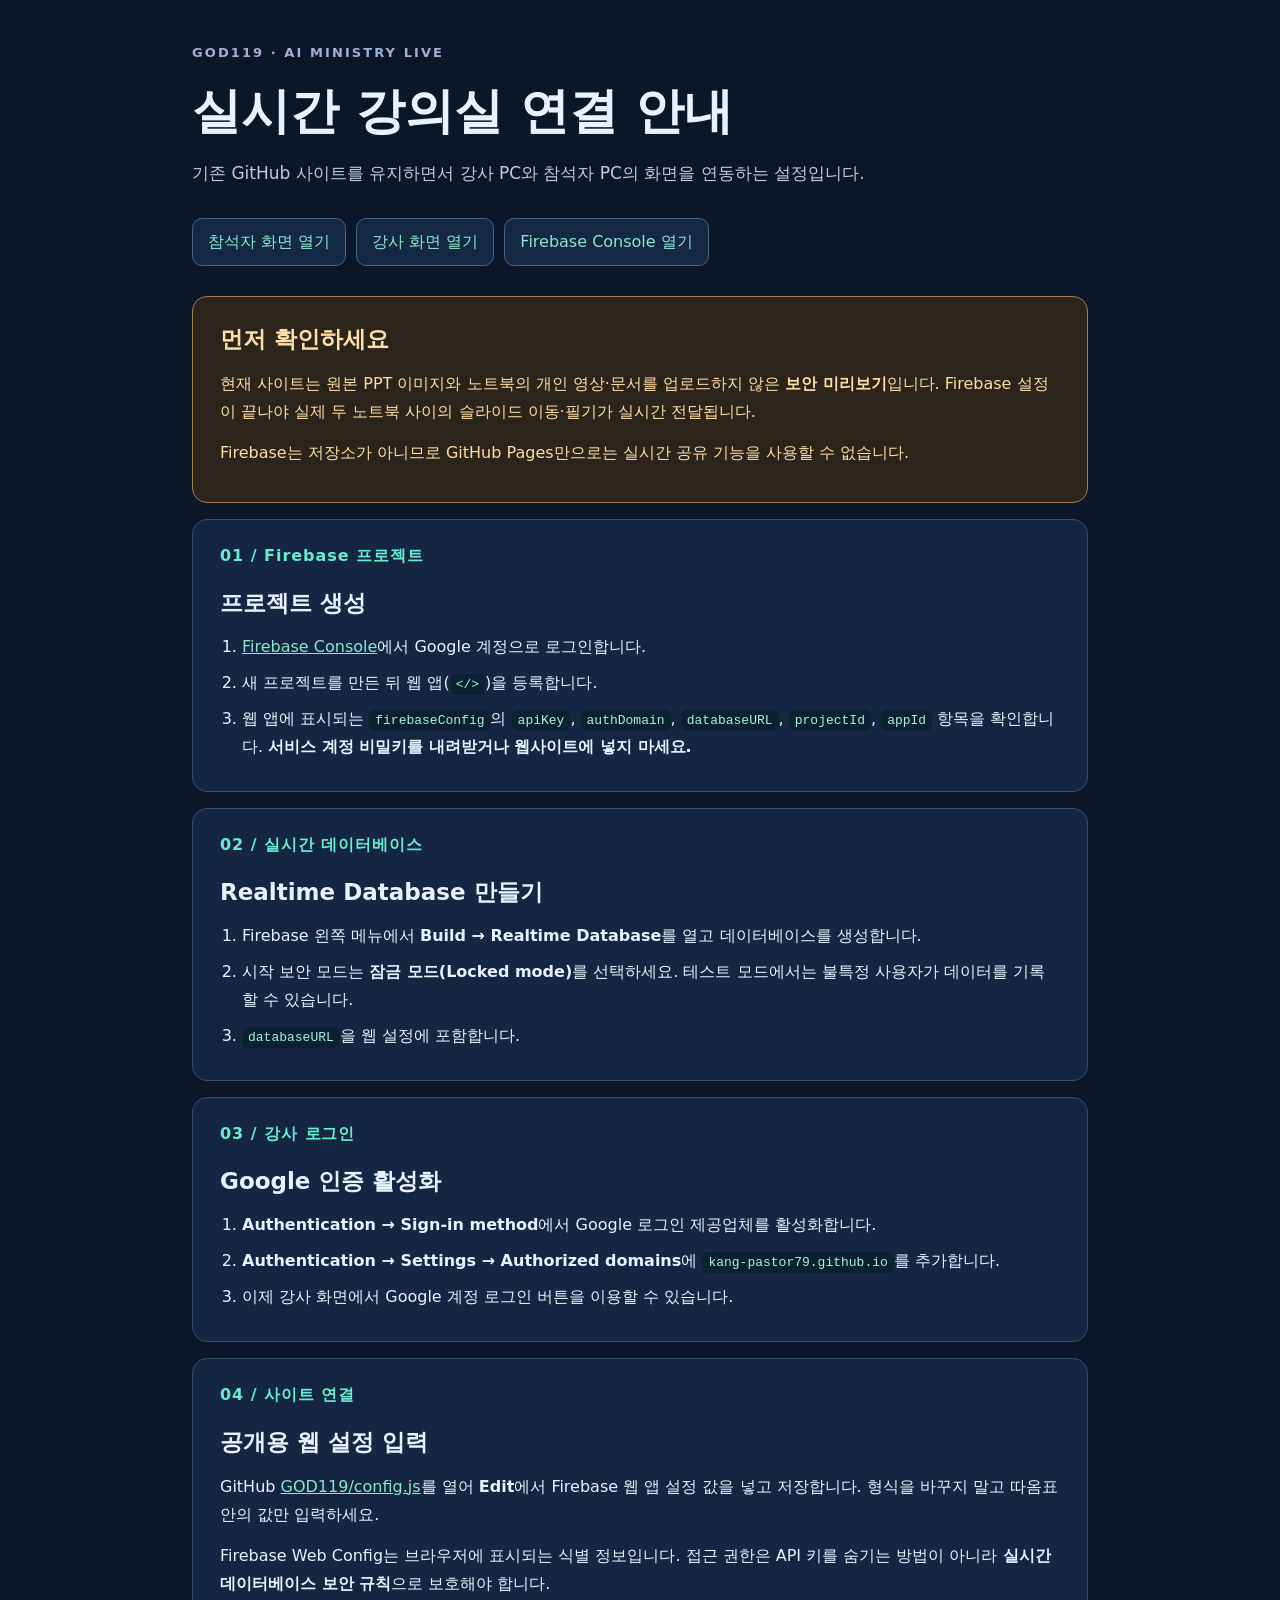
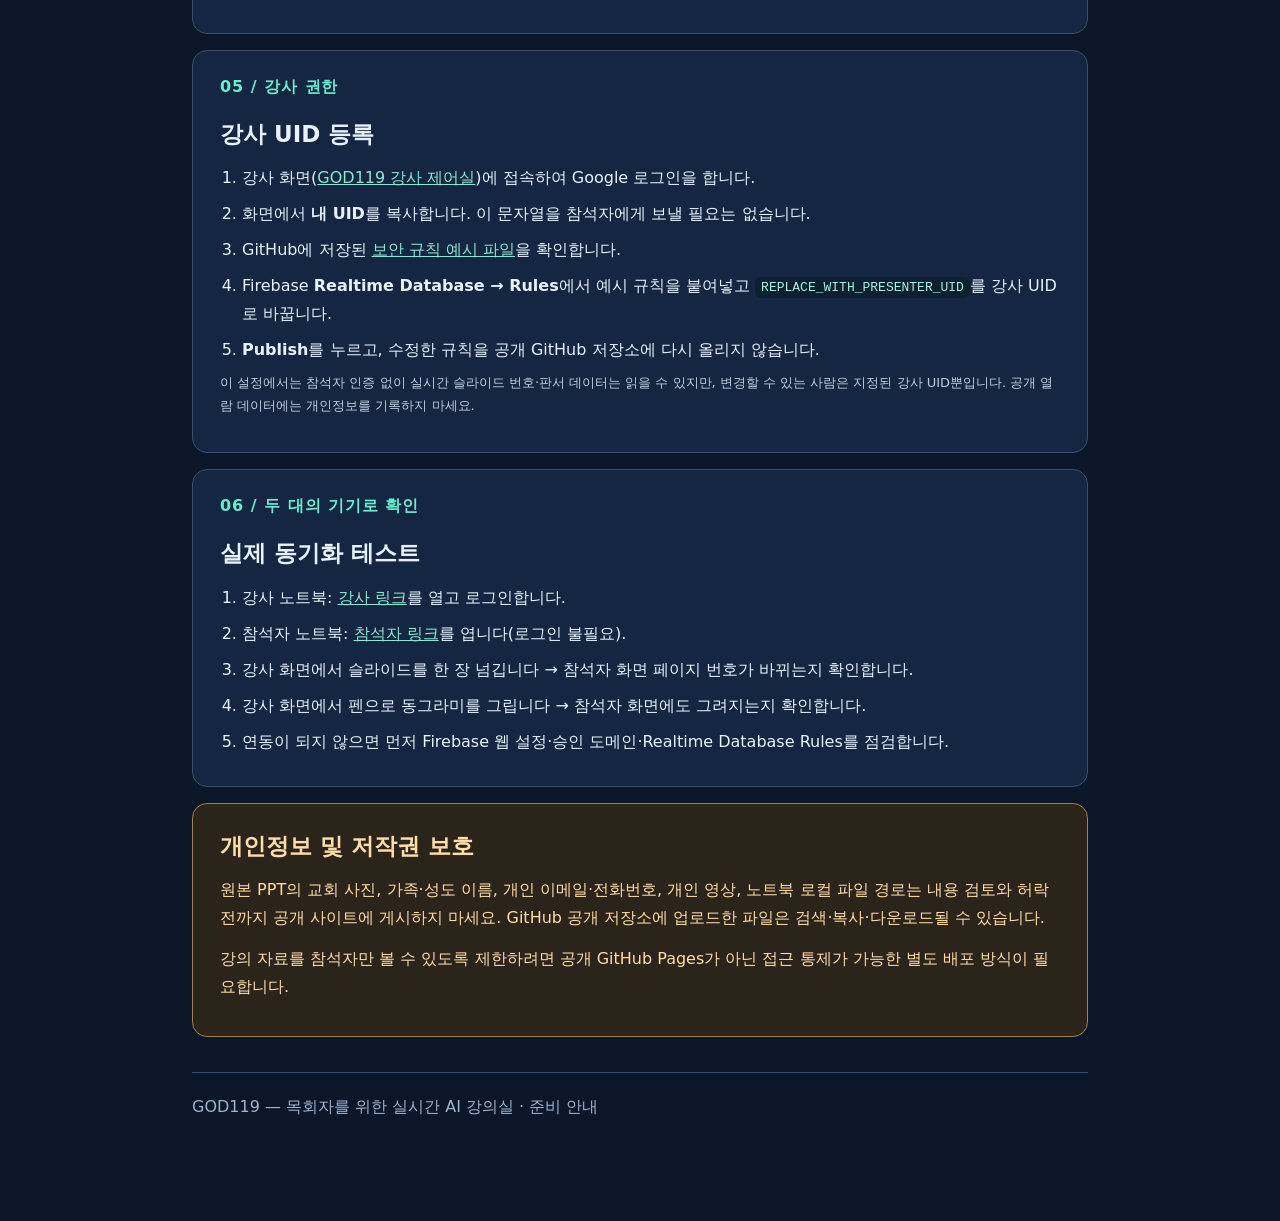
<file: GOD119/setup.html>
<!doctype html>
<html lang="ko"><head><meta charset="utf-8"><meta name="viewport" content="width=device-width,initial-scale=1">
<meta name="robots" content="noindex,nofollow"><meta name="theme-color" content="#0b1629">
<title>GOD119 · 강사 설치 안내</title>
<style>
*{box-sizing:border-box}body{margin:0;background:#0b1629;color:#e8f2ff;font:16px/1.75 system-ui,"Malgun Gothic",sans-serif}main{max-width:940px;margin:0 auto;padding:42px 22px 100px}
a{color:#8be7d0}h1{font-size:clamp(29px,4vw,49px);margin:4px 0}h2{font-size:23px;margin:0 0 10px}p{margin:0 0 13px}
.head{color:#9db2d4;font-size:13px;letter-spacing:.16em;font-weight:800}.sub{color:#bacce3;font-size:17px;margin-bottom:30px}
nav{display:flex;gap:10px;flex-wrap:wrap;margin:24px 0 30px}nav a{border:1px solid #466780;border-radius:10px;padding:9px 15px;text-decoration:none;background:#142743}
.card{padding:22px 27px;background:#142641;border:1px solid #36506c;border-radius:15px;margin:16px 0}
.num{color:#69ebd0;font-weight:850;letter-spacing:.06em}.warn{background:#2b241a;border-color:#a37f4e;color:#ffdda9}
code{font-size:13px;color:#a9f1de;background:#0b2031;padding:3px 6px;border-radius:6px;word-break:break-all}
ol{margin:6px 0;padding-left:22px}li{margin-bottom:8px}
pre{white-space:pre-wrap;word-break:break-word;background:#091828;padding:16px;border:1px solid #304c68;border-radius:9px;overflow:auto;font-size:12px}
small{color:#acbfd9}.note{font-size:13px;color:#becdde}
footer{border-top:1px solid #35506b;margin-top:35px;padding-top:20px;color:#9db2cc}
</style></head>
<body><main>
<div class="head">GOD119 · AI MINISTRY LIVE</div><h1>실시간 강의실 연결 안내</h1><p class="sub">기존 GitHub 사이트를 유지하면서 강사 PC와 참석자 PC의 화면을 연동하는 설정입니다.</p>
<nav><a href="./">참석자 화면 열기</a><a href="./?teacher=1">강사 화면 열기</a><a href="https://console.firebase.google.com/" target="_blank" rel="noopener noreferrer">Firebase Console 열기</a></nav>
<section class="card warn"><h2>먼저 확인하세요</h2><p>현재 사이트는 원본 PPT 이미지와 노트북의 개인 영상·문서를 업로드하지 않은 <strong>보안 미리보기</strong>입니다. Firebase 설정이 끝나야 실제 두 노트북 사이의 슬라이드 이동·필기가 실시간 전달됩니다.</p><p>Firebase는 저장소가 아니므로 GitHub Pages만으로는 실시간 공유 기능을 사용할 수 없습니다.</p></section>
<section class="card"><p class="num">01 / Firebase 프로젝트</p><h2>프로젝트 생성</h2><ol><li><a href="https://console.firebase.google.com/" target="_blank" rel="noopener noreferrer">Firebase Console</a>에서 Google 계정으로 로그인합니다.</li><li>새 프로젝트를 만든 뒤 웹 앱(<code>&lt;/&gt;</code>)을 등록합니다.</li><li>웹 앱에 표시되는 <code>firebaseConfig</code>의 <code>apiKey</code>, <code>authDomain</code>, <code>databaseURL</code>, <code>projectId</code>, <code>appId</code> 항목을 확인합니다. <strong>서비스 계정 비밀키를 내려받거나 웹사이트에 넣지 마세요.</strong></li></ol></section>
<section class="card"><p class="num">02 / 실시간 데이터베이스</p><h2>Realtime Database 만들기</h2><ol><li>Firebase 왼쪽 메뉴에서 <strong>Build → Realtime Database</strong>를 열고 데이터베이스를 생성합니다.</li><li>시작 보안 모드는 <strong>잠금 모드(Locked mode)</strong>를 선택하세요. 테스트 모드에서는 불특정 사용자가 데이터를 기록할 수 있습니다.</li><li><code>databaseURL</code>을 웹 설정에 포함합니다.</li></ol></section>
<section class="card"><p class="num">03 / 강사 로그인</p><h2>Google 인증 활성화</h2><ol><li><strong>Authentication → Sign-in method</strong>에서 Google 로그인 제공업체를 활성화합니다.</li><li><strong>Authentication → Settings → Authorized domains</strong>에 <code>kang-pastor79.github.io</code>를 추가합니다.</li><li>이제 강사 화면에서 Google 계정 로그인 버튼을 이용할 수 있습니다.</li></ol></section>
<section class="card"><p class="num">04 / 사이트 연결</p><h2>공개용 웹 설정 입력</h2><p>GitHub <a href="https://github.com/KANG-PASTOR79/Onch-0691/blob/main/GOD119/config.js" target="_blank" rel="noopener noreferrer">GOD119/config.js</a>를 열어 <strong>Edit</strong>에서 Firebase 웹 앱 설정 값을 넣고 저장합니다. 형식을 바꾸지 말고 따옴표 안의 값만 입력하세요.</p><p>Firebase Web Config는 브라우저에 표시되는 식별 정보입니다. 접근 권한은 API 키를 숨기는 방법이 아니라 <strong>실시간 데이터베이스 보안 규칙</strong>으로 보호해야 합니다.</p></section>
<section class="card"><p class="num">05 / 강사 권한</p><h2>강사 UID 등록</h2><ol><li>강사 화면(<a href="./?teacher=1">GOD119 강사 제어실</a>)에 접속하여 Google 로그인을 합니다.</li><li>화면에서 <strong>내 UID</strong>를 복사합니다. 이 문자열을 참석자에게 보낼 필요는 없습니다.</li><li>GitHub에 저장된 <a href="https://github.com/KANG-PASTOR79/Onch-0691/blob/main/GOD119/firebase-rules.example.json" target="_blank" rel="noopener noreferrer">보안 규칙 예시 파일</a>을 확인합니다.</li><li>Firebase <strong>Realtime Database → Rules</strong>에서 예시 규칙을 붙여넣고 <code>REPLACE_WITH_PRESENTER_UID</code>를 강사 UID로 바꿉니다.</li><li><strong>Publish</strong>를 누르고, 수정한 규칙을 공개 GitHub 저장소에 다시 올리지 않습니다.</li></ol><p class="note">이 설정에서는 참석자 인증 없이 실시간 슬라이드 번호·판서 데이터는 읽을 수 있지만, 변경할 수 있는 사람은 지정된 강사 UID뿐입니다. 공개 열람 데이터에는 개인정보를 기록하지 마세요.</p></section>
<section class="card"><p class="num">06 / 두 대의 기기로 확인</p><h2>실제 동기화 테스트</h2><ol><li>강사 노트북: <a href="./?teacher=1">강사 링크</a>를 열고 로그인합니다.</li><li>참석자 노트북: <a href="./">참석자 링크</a>를 엽니다(로그인 불필요).</li><li>강사 화면에서 슬라이드를 한 장 넘깁니다 → 참석자 화면 페이지 번호가 바뀌는지 확인합니다.</li><li>강사 화면에서 펜으로 동그라미를 그립니다 → 참석자 화면에도 그려지는지 확인합니다.</li><li>연동이 되지 않으면 먼저 Firebase 웹 설정·승인 도메인·Realtime Database Rules를 점검합니다.</li></ol></section>
<section class="card warn"><h2>개인정보 및 저작권 보호</h2><p>원본 PPT의 교회 사진, 가족·성도 이름, 개인 이메일·전화번호, 개인 영상, 노트북 로컬 파일 경로는 내용 검토와 허락 전까지 공개 사이트에 게시하지 마세요. GitHub 공개 저장소에 업로드한 파일은 검색·복사·다운로드될 수 있습니다.</p><p>강의 자료를 참석자만 볼 수 있도록 제한하려면 공개 GitHub Pages가 아닌 접근 통제가 가능한 별도 배포 방식이 필요합니다.</p></section>
<footer>GOD119 — 목회자를 위한 실시간 AI 강의실 · 준비 안내</footer>
</main></body></html>
</file>
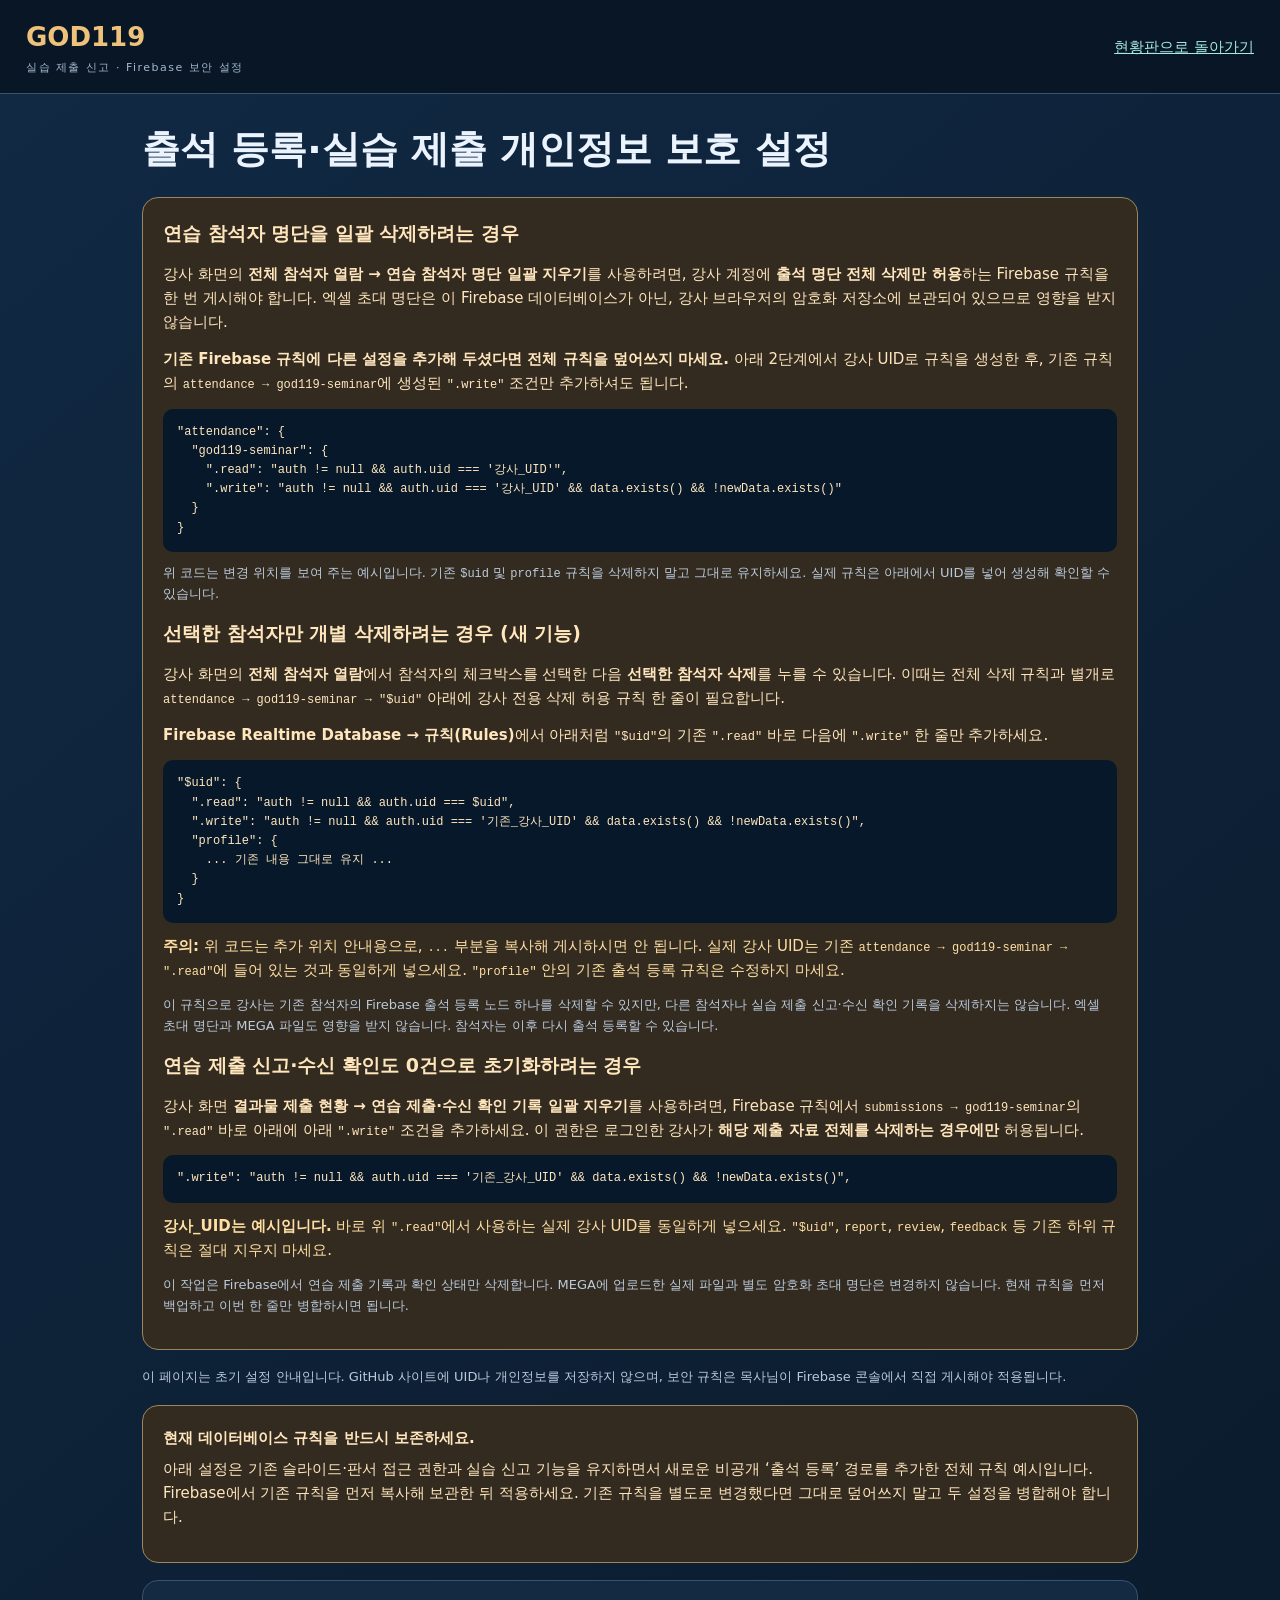
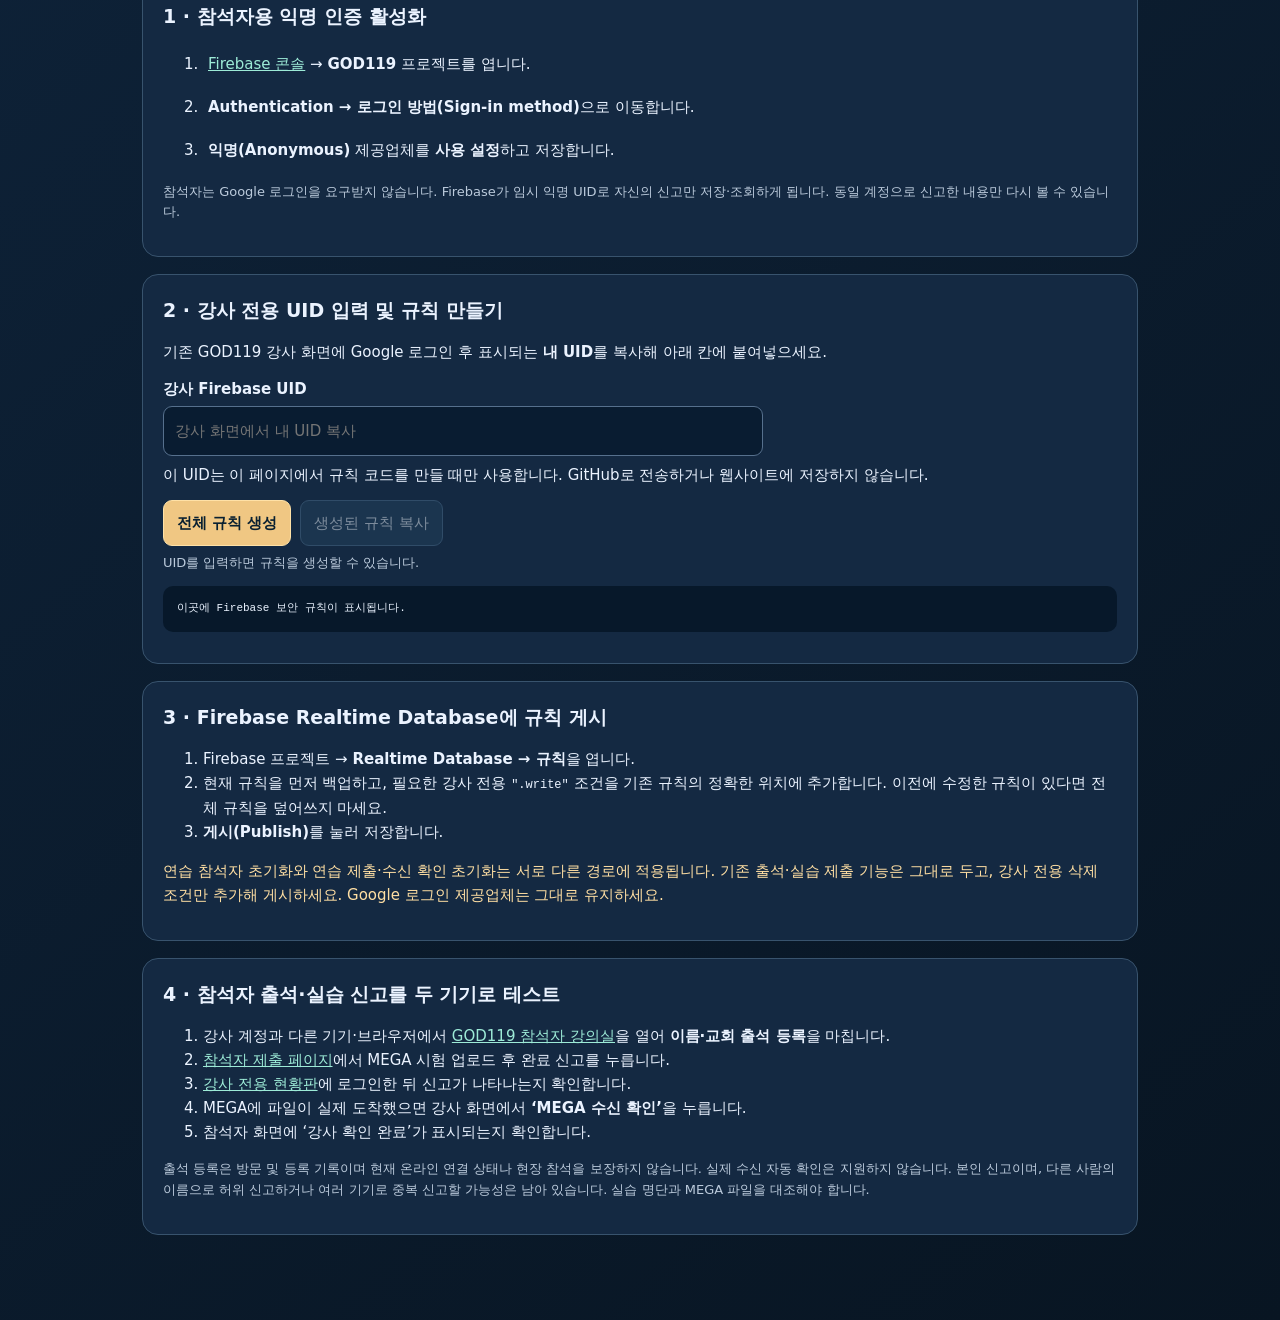
<file: GOD119/submissions-setup.html>
<!doctype html>
<html lang="ko"><head><meta charset="utf-8"><meta name="viewport" content="width=device-width,initial-scale=1">
<meta name="robots" content="noindex,nofollow"><title>GOD119 | 출석 등록·실습 제출 보안 설정</title>
<link rel="stylesheet" href="./submission-style.css">
<style>pre{max-height:330px;overflow:auto;white-space:pre-wrap;overflow-wrap:anywhere;background:#07182a;padding:14px;border-radius:10px;font-size:11px}
code{font-size:12px}.warn{color:#ffdfa3}.help{padding:11px 13px;border:1px solid #58748c;border-radius:10px;margin:12px 0}
.steps{counter-reset:step}.steps li{padding:5px;margin:9px 0}.secret{max-width:600px}button{min-height:43px}
</style></head>
<body>
<header><div><span class="logo">GOD119</span><span class="sublogo">실습 제출 신고 · Firebase 보안 설정</span></div><a href="./submissions-admin.html">현황판으로 돌아가기</a></header>
<main>
 <h1>출석 등록·실습 제출 개인정보 보호 설정</h1>
 <section class="card notice">
  <h2>연습 참석자 명단을 일괄 삭제하려는 경우</h2>
  <p>강사 화면의 <strong>전체 참석자 열람 → 연습 참석자 명단 일괄 지우기</strong>를 사용하려면, 강사 계정에 <strong>출석 명단 전체 삭제만 허용</strong>하는 Firebase 규칙을 한 번 게시해야 합니다. 엑셀 초대 명단은 이 Firebase 데이터베이스가 아닌, 강사 브라우저의 암호화 저장소에 보관되어 있으므로 영향을 받지 않습니다.</p>
  <p><strong>기존 Firebase 규칙에 다른 설정을 추가해 두셨다면 전체 규칙을 덮어쓰지 마세요.</strong> 아래 2단계에서 강사 UID로 규칙을 생성한 후, 기존 규칙의 <code>attendance → god119-seminar</code>에 생성된 <code>".write"</code> 조건만 추가하셔도 됩니다.</p>
  <pre><code>"attendance": {
  "god119-seminar": {
    ".read": "auth != null && auth.uid === '강사_UID'",
    ".write": "auth != null && auth.uid === '강사_UID' && data.exists() && !newData.exists()"
  }
}</code></pre>
  <p class="muted">위 코드는 변경 위치를 보여 주는 예시입니다. 기존 <code>$uid</code> 및 <code>profile</code> 규칙을 삭제하지 말고 그대로 유지하세요. 실제 규칙은 아래에서 UID를 넣어 생성해 확인할 수 있습니다.</p>
  <h2>선택한 참석자만 개별 삭제하려는 경우 (새 기능)</h2>
  <p>강사 화면의 <strong>전체 참석자 열람</strong>에서 참석자의 체크박스를 선택한 다음 <strong>선택한 참석자 삭제</strong>를 누를 수 있습니다. 이때는 전체 삭제 규칙과 별개로 <code>attendance → god119-seminar → "$uid"</code> 아래에 강사 전용 삭제 허용 규칙 한 줄이 필요합니다.</p>
  <p><strong>Firebase Realtime Database → 규칙(Rules)</strong>에서 아래처럼 <code>"$uid"</code>의 기존 <code>".read"</code> 바로 다음에 <code>".write"</code> 한 줄만 추가하세요.</p>
  <pre><code>"$uid": {
  ".read": "auth != null &amp;&amp; auth.uid === $uid",
  ".write": "auth != null &amp;&amp; auth.uid === '기존_강사_UID' &amp;&amp; data.exists() &amp;&amp; !newData.exists()",
  "profile": {
    ... 기존 내용 그대로 유지 ...
  }
}</code></pre>
  <p class="warn"><strong>주의:</strong> 위 코드는 추가 위치 안내용으로, <code>...</code> 부분을 복사해 게시하시면 안 됩니다. 실제 강사 UID는 기존 <code>attendance → god119-seminar → ".read"</code>에 들어 있는 것과 동일하게 넣으세요. <code>"profile"</code> 안의 기존 출석 등록 규칙은 수정하지 마세요.</p>
  <p class="muted">이 규칙으로 강사는 기존 참석자의 Firebase 출석 등록 노드 하나를 삭제할 수 있지만, 다른 참석자나 실습 제출 신고·수신 확인 기록을 삭제하지는 않습니다. 엑셀 초대 명단과 MEGA 파일도 영향을 받지 않습니다. 참석자는 이후 다시 출석 등록할 수 있습니다.</p>
  <h2>연습 제출 신고·수신 확인도 0건으로 초기화하려는 경우</h2>
  <p>강사 화면 <strong>결과물 제출 현황 → 연습 제출·수신 확인 기록 일괄 지우기</strong>를 사용하려면, Firebase 규칙에서 <code>submissions → god119-seminar</code>의 <code>".read"</code> 바로 아래에 아래 <code>".write"</code> 조건을 추가하세요. 이 권한은 로그인한 강사가 <strong>해당 제출 자료 전체를 삭제하는 경우에만</strong> 허용됩니다.</p>
  <pre><code>".write": "auth != null &amp;&amp; auth.uid === '기존_강사_UID' &amp;&amp; data.exists() &amp;&amp; !newData.exists()",</code></pre>
  <p class="warn"><strong>강사_UID는 예시입니다.</strong> 바로 위 <code>".read"</code>에서 사용하는 실제 강사 UID를 동일하게 넣으세요. <code>"$uid"</code>, <code>report</code>, <code>review</code>, <code>feedback</code> 등 기존 하위 규칙은 절대 지우지 마세요.</p>
  <p class="muted">이 작업은 Firebase에서 연습 제출 기록과 확인 상태만 삭제합니다. MEGA에 업로드한 실제 파일과 별도 암호화 초대 명단은 변경하지 않습니다. 현재 규칙을 먼저 백업하고 이번 한 줄만 병합하시면 됩니다.</p>
 </section>
 <p class="muted">이 페이지는 초기 설정 안내입니다. GitHub 사이트에 UID나 개인정보를 저장하지 않으며, 보안 규칙은 목사님이 Firebase 콘솔에서 직접 게시해야 적용됩니다.</p>
 <section class="card notice">
  <strong>현재 데이터베이스 규칙을 반드시 보존하세요.</strong>
  <p>아래 설정은 기존 슬라이드·판서 접근 권한과 실습 신고 기능을 유지하면서 새로운 비공개 ‘출석 등록’ 경로를 추가한 전체 규칙 예시입니다. Firebase에서 기존 규칙을 먼저 복사해 보관한 뒤 적용하세요. 기존 규칙을 별도로 변경했다면 그대로 덮어쓰지 말고 두 설정을 병합해야 합니다.</p>
 </section>
 <section class="card">
  <h2>1 · 참석자용 익명 인증 활성화</h2>
  <ol class="steps">
   <li><a href="https://console.firebase.google.com/" target="_blank" rel="noopener noreferrer">Firebase 콘솔</a> → <strong>GOD119</strong> 프로젝트를 엽니다.</li>
   <li><strong>Authentication → 로그인 방법(Sign-in method)</strong>으로 이동합니다.</li>
   <li><strong>익명(Anonymous)</strong> 제공업체를 <strong>사용 설정</strong>하고 저장합니다.</li>
  </ol>
  <p class="muted">참석자는 Google 로그인을 요구받지 않습니다. Firebase가 임시 익명 UID로 자신의 신고만 저장·조회하게 됩니다. 동일 계정으로 신고한 내용만 다시 볼 수 있습니다.</p>
 </section>
 <section class="card">
  <h2>2 · 강사 전용 UID 입력 및 규칙 만들기</h2>
  <p>기존 GOD119 강사 화면에 Google 로그인 후 표시되는 <strong>내 UID</strong>를 복사해 아래 칸에 붙여넣으세요.</p>
  <label for="uid">강사 Firebase UID</label>
  <input id="uid" class="secret" type="text" maxlength="128" autocapitalize="off" autocomplete="off" spellcheck="false" placeholder="강사 화면에서 내 UID 복사">
  <p class="smallNote">이 UID는 이 페이지에서 규칙 코드를 만들 때만 사용합니다. GitHub로 전송하거나 웹사이트에 저장하지 않습니다.</p>
  <div class="actions"><button type="button" id="build" class="primary">전체 규칙 생성</button><button type="button" id="copy" disabled>생성된 규칙 복사</button></div>
  <p id="outStatus" role="status" aria-live="polite" class="muted">UID를 입력하면 규칙을 생성할 수 있습니다.</p>
  <pre id="rules" aria-label="개인정보 보호 데이터베이스 규칙">이곳에 Firebase 보안 규칙이 표시됩니다.</pre>
 </section>
 <section class="card">
  <h2>3 · Firebase Realtime Database에 규칙 게시</h2>
  <ol>
   <li>Firebase 프로젝트 → <strong>Realtime Database → 규칙</strong>을 엽니다.</li>
   <li>현재 규칙을 먼저 백업하고, 필요한 강사 전용 <code>".write"</code> 조건을 기존 규칙의 정확한 위치에 추가합니다. 이전에 수정한 규칙이 있다면 전체 규칙을 덮어쓰지 마세요.</li>
   <li><strong>게시(Publish)</strong>를 눌러 저장합니다.</li>
  </ol>
  <p class="warn">연습 참석자 초기화와 연습 제출·수신 확인 초기화는 서로 다른 경로에 적용됩니다. 기존 출석·실습 제출 기능은 그대로 두고, 강사 전용 삭제 조건만 추가해 게시하세요. Google 로그인 제공업체는 그대로 유지하세요.</p>
 </section>
 <section class="card">
  <h2>4 · 참석자 출석·실습 신고를 두 기기로 테스트</h2>
  <ol>
   <li>강사 계정과 다른 기기·브라우저에서 <a href="./">GOD119 참석자 강의실</a>을 열어 <strong>이름·교회 출석 등록</strong>을 마칩니다.</li><li><a href="./submit.html">참석자 제출 페이지</a>에서 MEGA 시험 업로드 후 완료 신고를 누릅니다.</li>
   <li><a href="./submissions-admin.html">강사 전용 현황판</a>에 로그인한 뒤 신고가 나타나는지 확인합니다.</li>
   <li>MEGA에 파일이 실제 도착했으면 강사 화면에서 <strong>‘MEGA 수신 확인’</strong>을 누릅니다.</li>
   <li>참석자 화면에 ‘강사 확인 완료’가 표시되는지 확인합니다.</li>
  </ol>
  <p class="muted">출석 등록은 방문 및 등록 기록이며 현재 온라인 연결 상태나 현장 참석을 보장하지 않습니다. 실제 수신 자동 확인은 지원하지 않습니다. 본인 신고이며, 다른 사람의 이름으로 허위 신고하거나 여러 기기로 중복 신고할 가능성은 남아 있습니다. 실습 명단과 MEGA 파일을 대조해야 합니다.</p>
 </section>
</main>
<script>
(function(){
 const $=id=>document.getElementById(id);let generated="";
 const error=t=>{$("outStatus").textContent=t;$("outStatus").className="error"};
 $("build").onclick=async()=>{
  generated="";$("copy").disabled=true;
  const uid=$("uid").value.trim();
  if(!/^[A-Za-z0-9_-]{20,128}$/.test(uid)){error("Firebase UID를 다시 확인하세요. 강사 화면에 표시된 UID 전체를 입력해 주세요.");return}
  try{
   const response=await fetch("./firebase-rules.example.json",{cache:"no-store"});
   if(!response.ok)throw Error("규칙 파일을 읽지 못했습니다.");
   const source=await response.text();
   const rules=JSON.parse(source);
   if(!rules.rules?.submissions?.["god119-seminar"]?.[".write"]||!rules.rules?.rooms||!rules.rules?.attendance?.["god119-seminar"]?.[".write"]||!rules.rules?.attendance?.["god119-seminar"]?.["$uid"]?.[".write"])throw Error("강사 전용 출석 개별 삭제·일괄 삭제·제출 일괄 삭제 규칙이 포함된 최신 규칙이 필요합니다.");
   const value=source.replaceAll("REPLACE_WITH_PRESENTER_UID",uid);
   JSON.parse(value);
   generated=value;$("rules").textContent=value;
   $("copy").disabled=false;$("outStatus").textContent="전체 규칙 생성 완료. 복사하여 Firebase의 Realtime Database → 규칙에서 게시하세요.";
   $("outStatus").className="good";
  }catch(e){error("규칙 생성 실패: "+e.message)}
 };
 $("copy").onclick=async()=>{
  if(!generated)return;
  try{await navigator.clipboard.writeText(generated);$("outStatus").textContent="규칙 복사 완료. Firebase 콘솔에서 게시해야 적용됩니다."}
  catch(e){error("자동 복사에 실패했습니다. 아래 규칙 전체를 직접 선택하여 복사하세요.")}
 };
})();
</script></body></html>
</file>
<file: GOD119/submission-style.css>
*{box-sizing:border-box}body{margin:0;font:15px/1.6 system-ui,"Apple SD Gothic Neo","Malgun Gothic",sans-serif;color:#ebf3ff;background:linear-gradient(140deg,#112944,#081522);min-height:100vh}header{display:flex;justify-content:space-between;align-items:center;gap:12px;padding:17px 26px;background:#081626;border-bottom:1px solid #35556b;flex-wrap:wrap}.logo{font-size:26px;color:#efc27b;font-weight:900}.sublogo{display:block;font-size:11px;letter-spacing:1.5px;color:#a5b9cf}header a{color:#a5eadf;margin-left:12px}main{max-width:1030px;margin:0 auto;padding:25px 17px 70px}h1{font-size:clamp(25px,4vw,38px);margin:0 0 6px}h2{font-size:19px;margin:0 0 14px}p{margin:7px 0 13px}a{color:#9debd7}.muted{color:#bbcadb;font-size:13px}.card{border:1px solid #38536d;border-radius:16px;background:#142942;padding:20px;margin:17px 0}.notice{background:#332b20;border-color:#9d855d;color:#ffe6bd}.good{color:#a3ebca}.error{color:#ffb1a5}.flex{display:flex;align-items:center;gap:10px;flex-wrap:wrap}.formgrid{display:grid;grid-template-columns:1fr 1fr;gap:12px}@media(max-width:620px){.formgrid{grid-template-columns:1fr}main{padding:15px 10px 45px}.card{padding:14px}}label{display:block;margin:10px 0 5px;font-weight:650}input,select{width:100%;padding:12px 11px;border:1px solid #56708d;border-radius:9px;color:#fff;background:#091c31;font:inherit;min-height:44px}input[type=checkbox]{width:auto;min-height:0;margin-right:8px}button{padding:10px 13px;font:inherit;color:#f0f8ff;background:#24445e;border:1px solid #507393;border-radius:9px;cursor:pointer}button.primary{color:#092031;background:#f0c783;border-color:#ffe1a6;font-weight:800}button:disabled,input:disabled{opacity:.48;cursor:not-allowed}.file{border:1px solid #42607a;background:#0e2137;border-radius:10px;padding:12px;margin:8px 0}.file strong{word-break:break-all}.file small{display:block;color:#acc3d9}.actions{display:flex;gap:9px;flex-wrap:wrap;margin-top:12px}.stat{display:flex;gap:12px;flex-wrap:wrap}.stat>div{background:#0e243b;padding:11px 15px;border:1px solid #43617b;border-radius:11px}.stat strong{display:block;font-size:24px;color:#9beaca}.hidden{display:none!important}.tablewrap{overflow-x:auto}table{border-collapse:collapse;width:100%;min-width:740px}th,td{text-align:left;padding:11px 7px;border-bottom:1px solid #39546c;font-size:13px;vertical-align:top}th{color:#b8cce1}td{word-break:break-word}.preview{margin:14px 0;background:#07182a;border:1px solid #426381;border-radius:12px;padding:12px;overflow:auto}.preview img,.preview video,.preview iframe{width:100%;max-height:400px;object-fit:contain}.preview iframe{height:390px}footer{margin-top:36px;color:#92a7be;font-size:12px;text-align:center}
</file>
